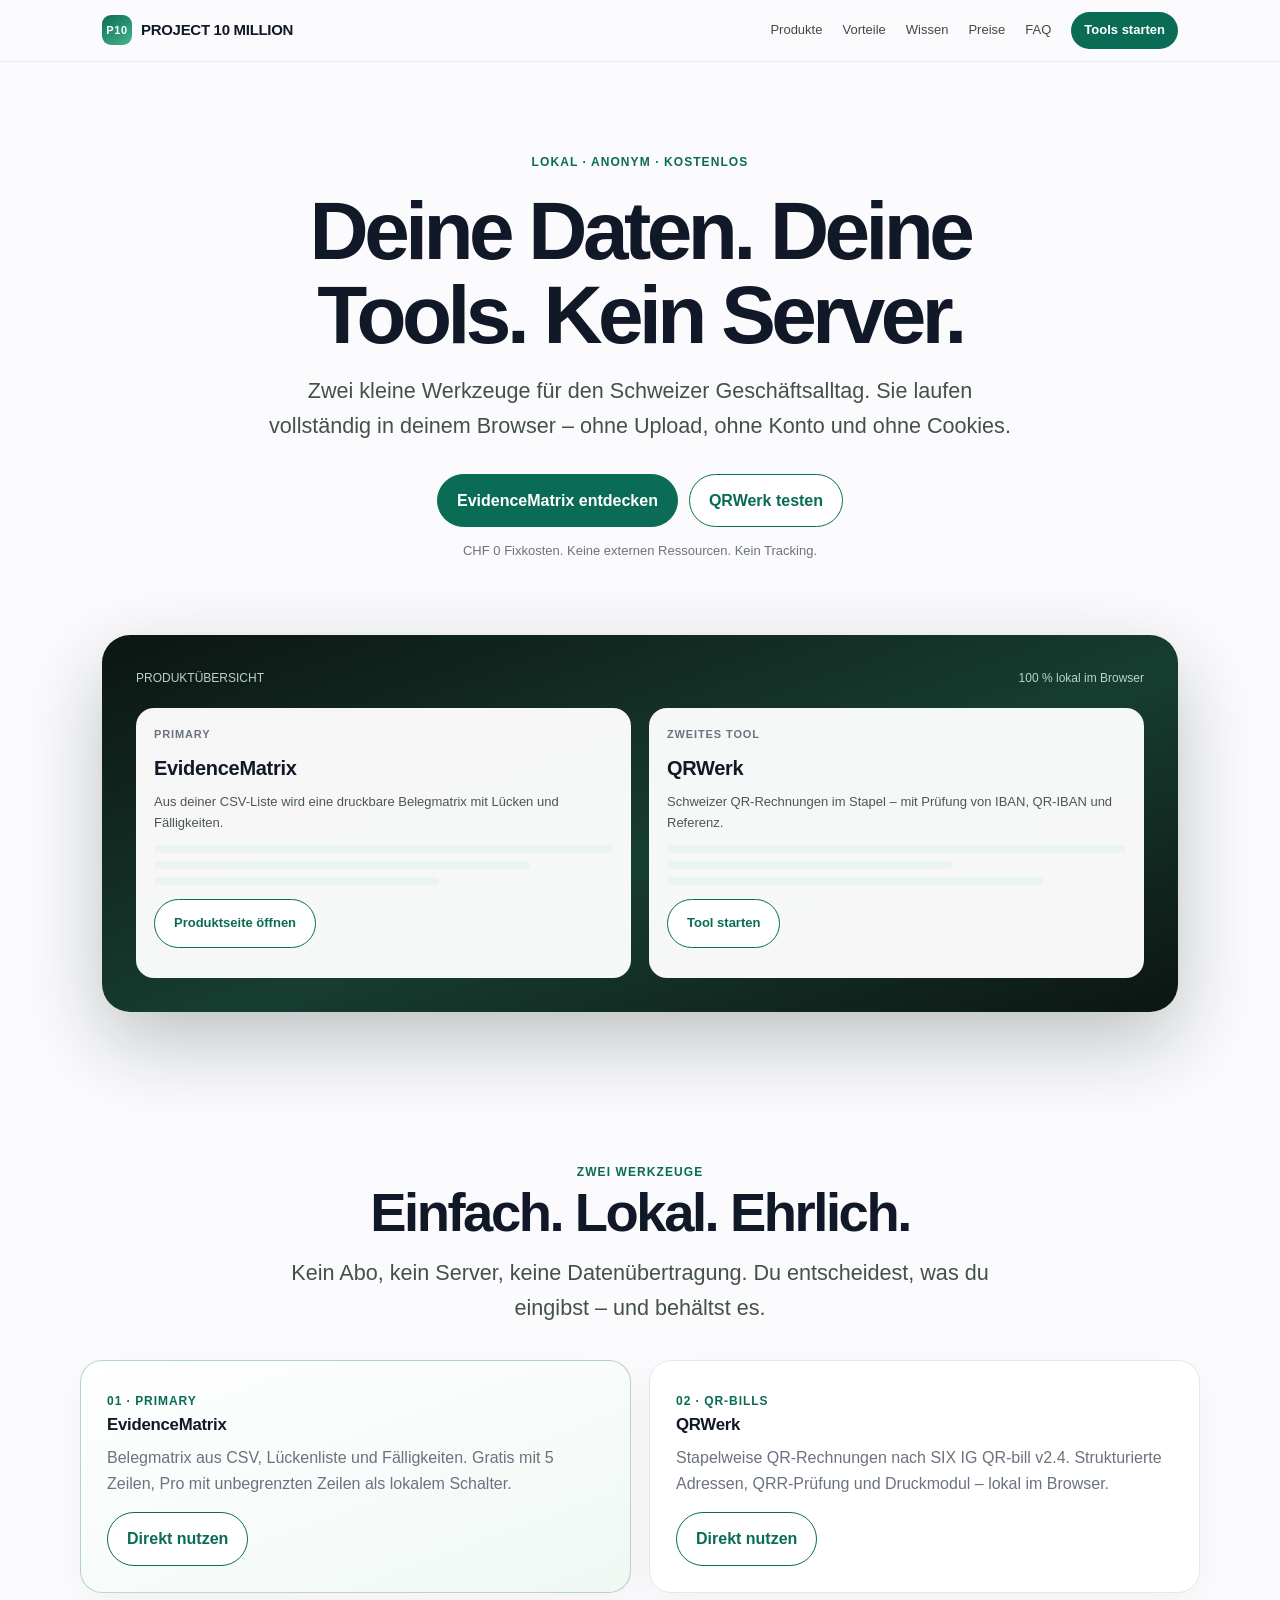
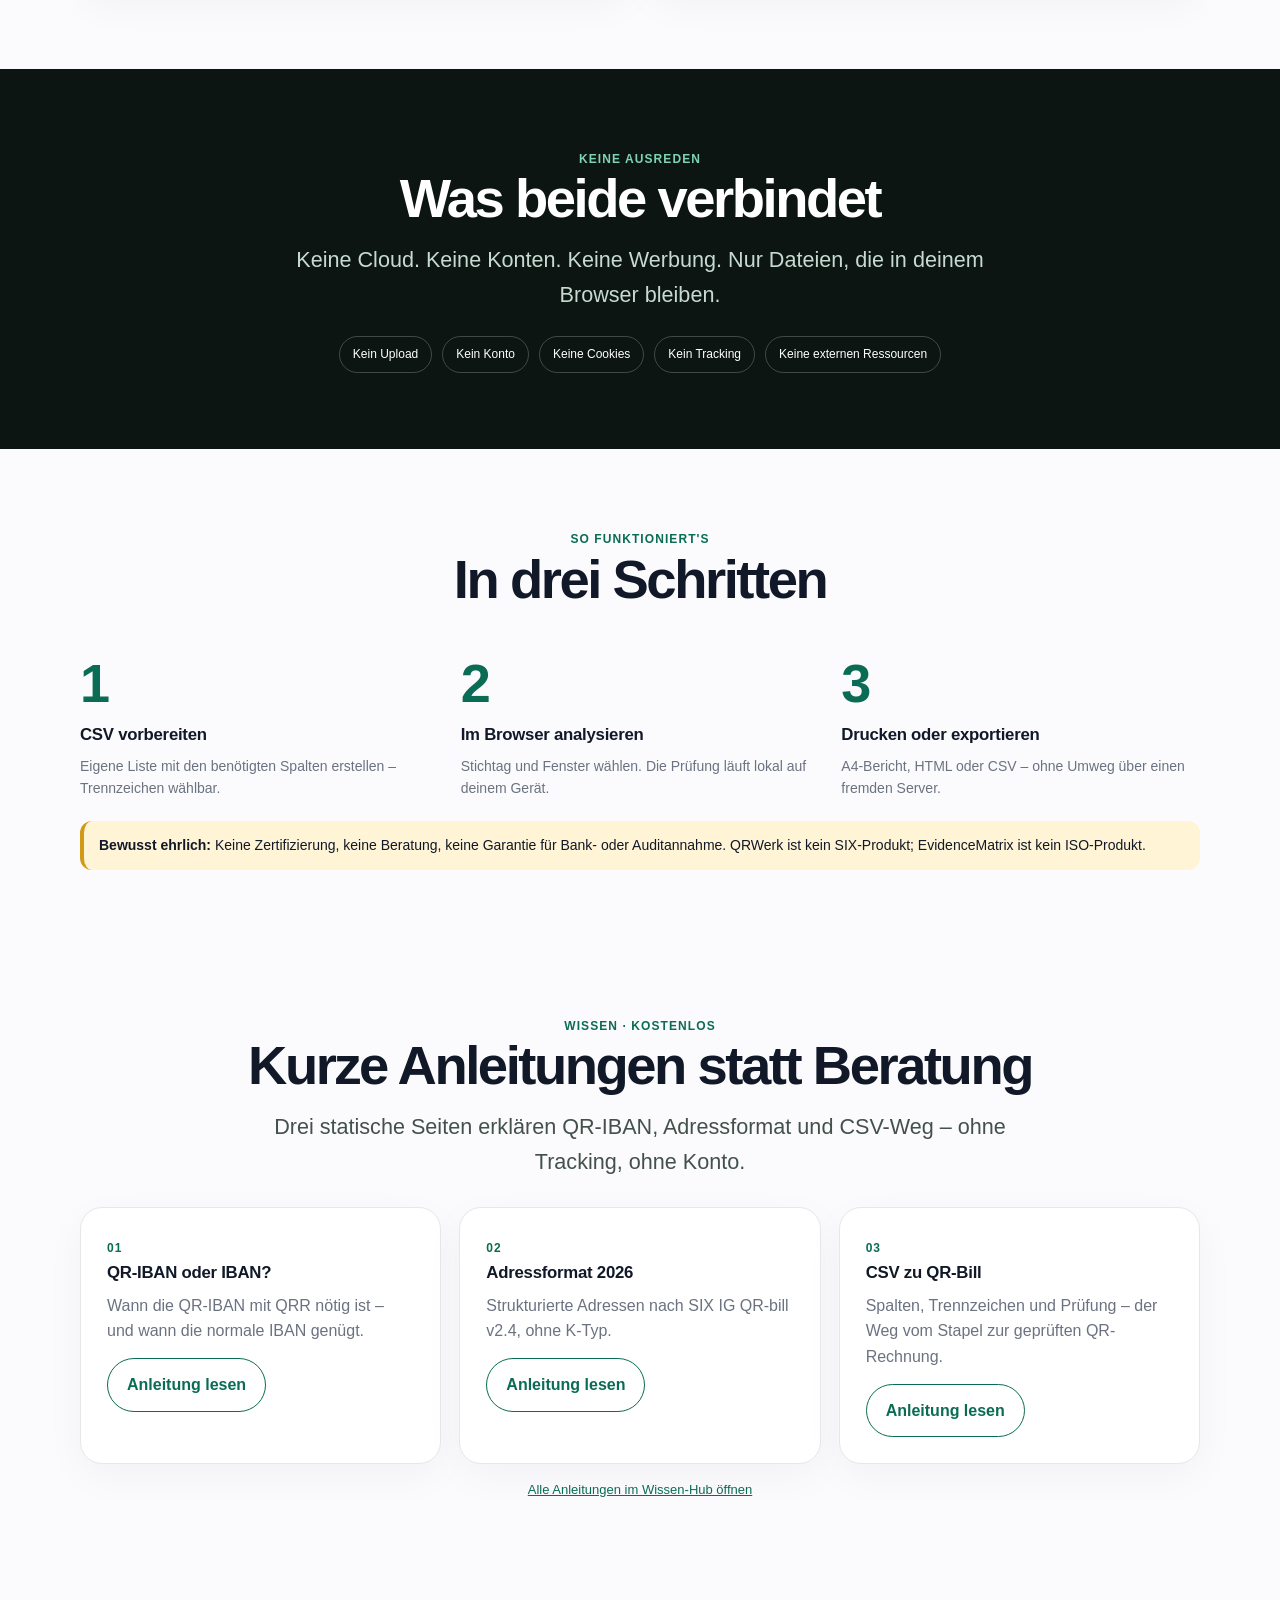
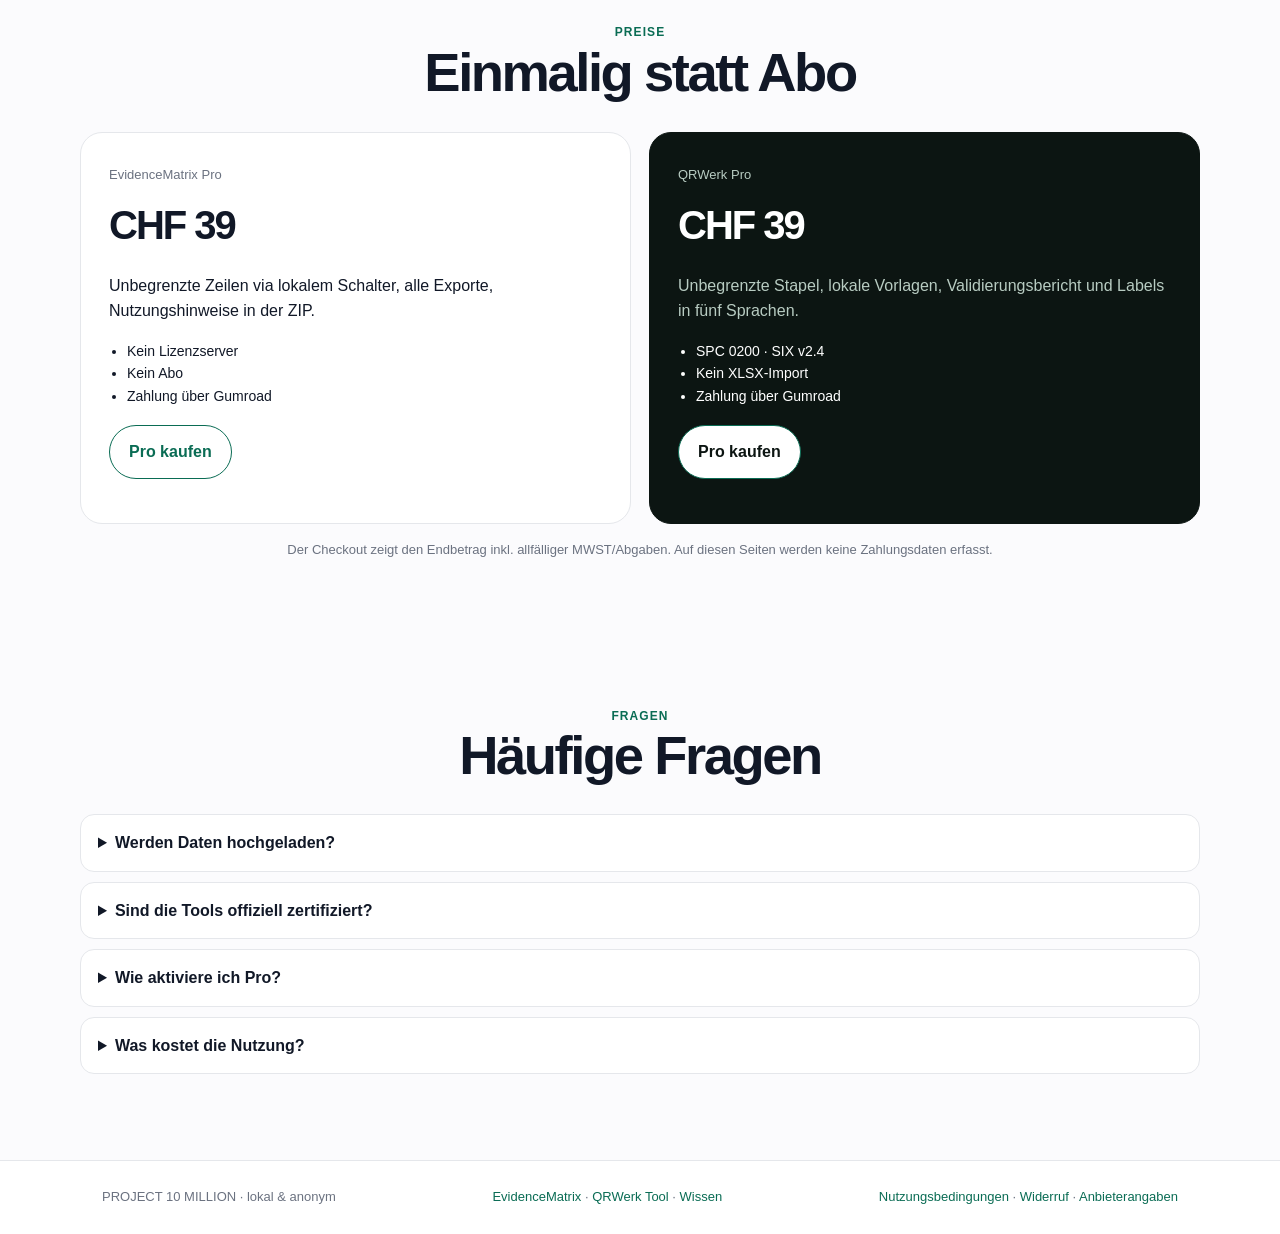
<file: index.html>
<!doctype html>
<html lang="de-CH">
<head>
  <meta charset="utf-8">
  <meta name="viewport" content="width=device-width, initial-scale=1">
  <title>QRWerk &amp; EvidenceMatrix – lokale Schweizer Tools für QR-Rechnungen und Belege</title>
  <meta name="description" content="Schweizer QR-Rechnungen aus CSV lokal erzeugen und prüfen (QRWerk) sowie Belegmatrizen aus CSV erstellen (EvidenceMatrix). Kein Upload, kein Konto, keine Cookies.">
  <meta name="robots" content="index,follow">
  <link rel="canonical" href="https://phil-antrope.github.io/qrwerk/">
  <meta property="og:title" content="QRWerk &amp; EvidenceMatrix – lokale Schweizer Tools, keine Server">
  <meta property="og:description" content="EvidenceMatrix und QRWerk: zwei Werkzeuge, die vollständig im Browser laufen.">
  <meta property="og:type" content="website">
  <meta property="og:url" content="https://phil-antrope.github.io/qrwerk/">
  <meta name="twitter:card" content="summary">
  <script type="application/ld+json">
  {
    "@context": "https://schema.org",
    "@type": "SoftwareApplication",
    "name": "QRWerk",
    "applicationCategory": "BusinessApplication",
    "operatingSystem": "Webbrowser",
    "url": "https://phil-antrope.github.io/qrwerk/",
    "description": "Erzeugt aus CSV geprüfte Schweizer QR-Bills mit SPC-0200-Payload nach SIX IG QR-bill v2.4. Läuft vollständig lokal im Browser.",
    "inLanguage": "de-CH",
    "offers": {
      "@type": "Offer",
      "price": "39",
      "priceCurrency": "CHF",
      "url": "https://1502003004208.gumroad.com/l/focvs",
      "description": "QRWerk Pro: unbegrenzte Stapel, lokale Vorlagen, Berichtsexport und DE/FR/IT/EN/RM-Labels."
    }
  }
  </script>
  <script type="application/ld+json">
  {
    "@context": "https://schema.org",
    "@type": "SoftwareApplication",
    "name": "EvidenceMatrix",
    "applicationCategory": "BusinessApplication",
    "operatingSystem": "Webbrowser",
    "url": "https://phil-antrope.github.io/qrwerk/evidencematrix/",
    "description": "Lokaler Assembler für Belegmatrizen aus CSV: Lücken und fällige Reviews erkennen, ohne Upload und ohne Konto.",
    "inLanguage": "de-CH",
    "offers": {
      "@type": "Offer",
      "price": "39",
      "priceCurrency": "CHF",
      "url": "https://1502003004208.gumroad.com/l/evidencematrix",
      "description": "EvidenceMatrix Pro: unbegrenzte Zeilen, lokaler Schalter ohne Lizenzserver."
    }
  }
  </script>
  <style>
    :root{color-scheme:light;--ink:#111827;--muted:#6b7280;--line:#e5e7eb;--bg:#fbfbfd;--card:#fff;--accent:#0a6c54;--accent-dark:#064c3b;--soft:#eaf4f0;--dark:#0c1512;--warn:#fff4d6;--warn-line:#d19a16}
    *{box-sizing:border-box}
    html{scroll-behavior:smooth}
    body{margin:0;font:16px/1.6 -apple-system,BlinkMacSystemFont,"Segoe UI",Roboto,Arial,sans-serif;color:var(--ink);background:var(--bg);-webkit-font-smoothing:antialiased}
    a{color:inherit}
    .skip{position:absolute;left:-999px;top:0;background:#fff;padding:10px 14px;z-index:30}
    .skip:focus{left:12px;top:12px}
    .site{position:sticky;top:0;z-index:20;background:rgba(251,251,253,.82);border-bottom:1px solid rgba(0,0,0,.06);backdrop-filter:saturate(180%) blur(18px)}
    .nav{max-width:1120px;margin:auto;padding:12px 22px;display:flex;align-items:center;justify-content:space-between;gap:20px}
    .brand{display:flex;align-items:center;gap:9px;text-decoration:none;font-weight:800;letter-spacing:-.02em;font-size:15px}
    .mark{width:30px;height:30px;border-radius:9px;display:grid;place-items:center;background:linear-gradient(145deg,#0a6c54,#47b58e);color:#fff;font-size:11px;letter-spacing:.06em}
    .navlinks{display:flex;gap:20px;align-items:center;font-size:13px;flex-wrap:wrap}
    .navlinks a{text-decoration:none;color:#3f4a45}
    .navlinks a:hover{color:var(--accent)}
    .navlinks .cta{background:var(--accent);color:#fff;padding:8px 13px;border-radius:999px;font-weight:700}
    .navlinks .cta:hover{background:var(--accent-dark);color:#fff}
    .hero{max-width:1120px;margin:auto;padding:86px 22px 60px;text-align:center}
    .eyebrow{display:inline-block;font-size:12px;font-weight:800;letter-spacing:.09em;text-transform:uppercase;color:var(--accent)}
    h1{font-size:clamp(2.7rem,6.4vw,5.2rem);line-height:1.02;letter-spacing:-.055em;margin:16px auto 18px;max-width:15ch}
    h2{font-size:clamp(2rem,4.4vw,3.4rem);line-height:1.08;letter-spacing:-.045em;margin:0 0 14px}
    h3{font-size:1.05rem;letter-spacing:-.015em;margin:0 0 6px}
    .lead{font-size:clamp(1.05rem,2vw,1.35rem);color:#44514b;max-width:62ch;margin:0 auto}
    .actions{display:flex;justify-content:center;flex-wrap:wrap;gap:11px;margin:30px 0 14px}
    .btn{display:inline-flex;align-items:center;gap:8px;padding:13px 19px;border-radius:999px;text-decoration:none;font-weight:750;border:1px solid var(--accent);background:var(--accent);color:#fff}
    .btn:hover{background:var(--accent-dark);color:#fff}
    .btn.ghost{background:#fff;color:var(--accent)}
    .btn.ghost:hover{background:var(--soft);color:var(--accent-dark)}
    .small{color:var(--muted);font-size:13px}
    .stage{max-width:1120px;margin:0 auto;padding:0 22px 70px}
    .stage-inner{background:linear-gradient(160deg,#0c1512,#173d31 55%,#0c1512);border-radius:28px;padding:34px;color:#fff;box-shadow:0 30px 80px rgba(9,25,20,.25)}
    .stage-top{display:flex;justify-content:space-between;gap:12px;color:#b9d4c9;font-size:12px;margin-bottom:20px}
    .stage-grid{display:grid;grid-template-columns:repeat(2,1fr);gap:18px}
    .mock{background:rgba(255,255,255,.96);border-radius:18px;padding:18px;color:var(--ink);min-height:210px}
    .mock .label{color:var(--muted);font-size:11px;text-transform:uppercase;letter-spacing:.08em;font-weight:800}
    .mock h3{font-size:20px;margin:8px 0}
    .mock p{color:#4b5852;font-size:13px;margin:0 0 12px}
    .mock .bar{height:8px;border-radius:999px;background:var(--soft);margin:8px 0}
    .mock .bar.short{width:62%}
    .mock .bar.mid{width:82%}
    .wrap{max-width:1120px;margin:auto;padding:0 22px}
    .section{padding:76px 0}
    .section.tight{padding:52px 0}
    .center{text-align:center}
    .grid{display:grid;gap:18px}
    .grid.two{grid-template-columns:repeat(2,1fr)}
    .grid.three{grid-template-columns:repeat(3,1fr)}
    .card{background:var(--card);border:1px solid var(--line);border-radius:22px;padding:26px;box-shadow:0 12px 40px rgba(17,24,39,.04)}
    .card.primary{border-color:rgba(10,108,84,.28);background:linear-gradient(160deg,#fff,#f0f8f4)}
    .card .num{font-size:12px;font-weight:900;color:var(--accent);letter-spacing:.08em}
    .card p{color:var(--muted);margin:0}
    .dark{background:var(--dark);color:#fff}
    .dark h2,.dark h3{color:#fff}
    .dark .small,.dark p{color:#b8ccc2}
    .pillrow{display:flex;flex-wrap:wrap;gap:10px;margin-top:24px;justify-content:center}
    .pillrow span{padding:8px 13px;border:1px solid rgba(255,255,255,.22);border-radius:999px;font-size:12px}
    .steps{display:grid;grid-template-columns:repeat(3,1fr);gap:22px;margin-top:34px}
    .step{position:relative;padding-top:12px}
    .step .n{display:block;font-size:54px;font-weight:900;letter-spacing:-.06em;color:var(--accent);line-height:1}
    .step h3{margin:12px 0 6px}
    .step p{color:var(--muted);margin:0;font-size:14px}
    code{background:#eef3f0;padding:2px 5px;border-radius:5px;font-size:.92em}
    .price{display:grid;grid-template-columns:repeat(2,1fr);gap:18px;margin-top:30px}
    .price .plan{background:#fff;border:1px solid var(--line);border-radius:22px;padding:28px}
    .price .plan.hi{background:var(--dark);color:#fff;border-color:var(--dark)}
    .price .plan.hi p,.price .plan.hi .small{color:#b8ccc2}
    .amount{font-size:40px;font-weight:900;letter-spacing:-.05em;margin:6px 0}
    .plan ul{padding-left:18px;margin:12px 0 0;font-size:14px}
    .notice{background:var(--warn);border-left:4px solid var(--warn-line);border-radius:12px;padding:13px 15px;font-size:14px;margin-top:22px}
    details{background:#fff;border:1px solid var(--line);border-radius:14px;padding:15px 17px;margin-bottom:10px}
    summary{cursor:pointer;font-weight:750}
    details p{color:var(--muted);margin:10px 0 0}
    footer{border-top:1px solid var(--line);background:#fff}
    .footer-inner{max-width:1120px;margin:auto;padding:26px 22px;display:flex;flex-wrap:wrap;gap:12px 26px;justify-content:space-between;color:var(--muted);font-size:13px}
    footer a{color:var(--accent);text-decoration:none}
    @media(max-width:820px){
      .hero{padding-top:56px}
      .stage-grid,.grid.two,.grid.three,.steps,.price{grid-template-columns:1fr}
      .navlinks a:not(.cta){display:none}
      .stage-inner{padding:22px;border-radius:20px}
    }
  </style>
</head>
<body>
  <a class="skip" href="#inhalt">Zum Inhalt springen</a>
  <header class="site">
    <nav class="nav" aria-label="Hauptnavigation">
      <a class="brand" href="index.html"><span class="mark">P10</span> PROJECT 10 MILLION</a>
      <div class="navlinks">
        <a href="#produkte">Produkte</a>
        <a href="#vorteile">Vorteile</a>
        <a href="#wissen">Wissen</a>
        <a href="#preise">Preise</a>
        <a href="#faq">FAQ</a>
        <a class="cta" href="evidencematrix/em-tool.html">Tools starten</a>
      </div>
    </nav>
  </header>

  <main id="inhalt">
    <section class="hero">
      <span class="eyebrow">Lokal · Anonym · Kostenlos</span>
      <h1>Deine Daten. Deine Tools. Kein Server.</h1>
      <p class="lead">Zwei kleine Werkzeuge für den Schweizer Geschäftsalltag. Sie laufen vollständig in deinem Browser – ohne Upload, ohne Konto und ohne Cookies.</p>
      <div class="actions">
        <a class="btn" href="evidencematrix/">EvidenceMatrix entdecken</a>
        <a class="btn ghost" href="tool.html">QRWerk testen</a>
      </div>
      <p class="small">CHF 0 Fixkosten. Keine externen Ressourcen. Kein Tracking.</p>
    </section>

    <section class="stage">
      <div class="stage-inner">
        <div class="stage-top"><span>PRODUKTÜBERSICHT</span><span>100 % lokal im Browser</span></div>
        <div class="stage-grid">
          <div class="mock">
            <div class="label">Primary</div>
            <h3>EvidenceMatrix</h3>
            <p>Aus deiner CSV-Liste wird eine druckbare Belegmatrix mit Lücken und Fälligkeiten.</p>
            <div class="bar"></div><div class="bar mid"></div><div class="bar short"></div>
            <p style="margin-top:14px"><a class="btn ghost" href="evidencematrix/">Produktseite öffnen</a></p>
          </div>
          <div class="mock">
            <div class="label">Zweites Tool</div>
            <h3>QRWerk</h3>
            <p>Schweizer QR-Rechnungen im Stapel – mit Prüfung von IBAN, QR-IBAN und Referenz.</p>
            <div class="bar"></div><div class="bar short"></div><div class="bar mid"></div>
            <p style="margin-top:14px"><a class="btn ghost" href="tool.html">Tool starten</a></p>
          </div>
        </div>
      </div>
    </section>

    <section class="wrap section" id="produkte">
      <div class="center">
        <span class="eyebrow">Zwei Werkzeuge</span>
        <h2>Einfach. Lokal. Ehrlich.</h2>
        <p class="lead">Kein Abo, kein Server, keine Datenübertragung. Du entscheidest, was du eingibst – und behältst es.</p>
      </div>
      <div class="grid two" style="margin-top:34px">
        <article class="card primary">
          <span class="num">01 · PRIMARY</span>
          <h3>EvidenceMatrix</h3>
          <p>Belegmatrix aus CSV, Lückenliste und Fälligkeiten. Gratis mit 5 Zeilen, Pro mit unbegrenzten Zeilen als lokalem Schalter.</p>
          <p style="margin-top:16px"><a class="btn ghost" href="evidencematrix/em-tool.html">Direkt nutzen</a></p>
        </article>
        <article class="card">
          <span class="num">02 · QR-BILLS</span>
          <h3>QRWerk</h3>
          <p>Stapelweise QR-Rechnungen nach SIX IG QR-bill v2.4. Strukturierte Adressen, QRR-Prüfung und Druckmodul – lokal im Browser.</p>
          <p style="margin-top:16px"><a class="btn ghost" href="tool.html">Direkt nutzen</a></p>
        </article>
      </div>
    </section>

    <section class="section dark">
      <div class="wrap center">
        <span class="eyebrow" style="color:#7fd4b3">Keine Ausreden</span>
        <h2>Was beide verbindet</h2>
        <p class="lead" style="color:#c6dad1">Keine Cloud. Keine Konten. Keine Werbung. Nur Dateien, die in deinem Browser bleiben.</p>
        <div class="pillrow">
          <span>Kein Upload</span><span>Kein Konto</span><span>Keine Cookies</span><span>Kein Tracking</span><span>Keine externen Ressourcen</span>
        </div>
      </div>
    </section>

    <section class="wrap section">
      <div class="center">
        <span class="eyebrow">So funktioniert's</span>
        <h2>In drei Schritten</h2>
      </div>
      <div class="steps">
        <div class="step"><span class="n">1</span><h3>CSV vorbereiten</h3><p>Eigene Liste mit den benötigten Spalten erstellen – Trennzeichen wählbar.</p></div>
        <div class="step"><span class="n">2</span><h3>Im Browser analysieren</h3><p>Stichtag und Fenster wählen. Die Prüfung läuft lokal auf deinem Gerät.</p></div>
        <div class="step"><span class="n">3</span><h3>Drucken oder exportieren</h3><p>A4-Bericht, HTML oder CSV – ohne Umweg über einen fremden Server.</p></div>
      </div>
      <p class="notice"><strong>Bewusst ehrlich:</strong> Keine Zertifizierung, keine Beratung, keine Garantie für Bank- oder Auditannahme. QRWerk ist kein SIX-Produkt; EvidenceMatrix ist kein ISO-Produkt.</p>
    </section>

    <section class="wrap section tight" id="wissen">
      <div class="center">
        <span class="eyebrow">Wissen · kostenlos</span>
        <h2>Kurze Anleitungen statt Beratung</h2>
        <p class="lead">Drei statische Seiten erklären QR-IBAN, Adressformat und CSV-Weg – ohne Tracking, ohne Konto.</p>
      </div>
      <div class="grid three" style="margin-top:28px">
        <article class="card"><span class="num">01</span><h3>QR-IBAN oder IBAN?</h3><p>Wann die QR-IBAN mit QRR nötig ist – und wann die normale IBAN genügt.</p><p style="margin-top:14px"><a class="btn ghost" href="wissen/qr-iban-oder-iban.html">Anleitung lesen</a></p></article>
        <article class="card"><span class="num">02</span><h3>Adressformat 2026</h3><p>Strukturierte Adressen nach SIX IG QR-bill v2.4, ohne K-Typ.</p><p style="margin-top:14px"><a class="btn ghost" href="wissen/qr-bill-adressformat-2026.html">Anleitung lesen</a></p></article>
        <article class="card"><span class="num">03</span><h3>CSV zu QR-Bill</h3><p>Spalten, Trennzeichen und Prüfung – der Weg vom Stapel zur geprüften QR-Rechnung.</p><p style="margin-top:14px"><a class="btn ghost" href="wissen/csv-zu-qr-bill.html">Anleitung lesen</a></p></article>
      </div>
      <p class="small center" style="margin-top:16px"><a href="wissen/" style="color:var(--accent)">Alle Anleitungen im Wissen-Hub öffnen</a></p>
    </section>

    <section class="wrap section tight" id="preise">
      <div class="center"><span class="eyebrow">Preise</span><h2>Einmalig statt Abo</h2></div>
      <div class="price">
        <div class="plan">
          <span class="small">EvidenceMatrix Pro</span>
          <div class="amount">CHF 39</div>
          <p>Unbegrenzte Zeilen via lokalem Schalter, alle Exporte, Nutzungshinweise in der ZIP.</p>
          <ul><li>Kein Lizenzserver</li><li>Kein Abo</li><li>Zahlung über Gumroad</li></ul>
          <p style="margin-top:18px"><a class="btn ghost" href="https://1502003004208.gumroad.com/l/evidencematrix">Pro kaufen</a></p>
        </div>
        <div class="plan hi">
          <span class="small">QRWerk Pro</span>
          <div class="amount">CHF 39</div>
          <p>Unbegrenzte Stapel, lokale Vorlagen, Validierungsbericht und Labels in fünf Sprachen.</p>
          <ul><li>SPC 0200 · SIX v2.4</li><li>Kein XLSX-Import</li><li>Zahlung über Gumroad</li></ul>
          <p style="margin-top:18px"><a class="btn ghost" href="https://1502003004208.gumroad.com/l/focvs" style="background:#fff;color:var(--dark)">Pro kaufen</a></p>
        </div>
      </div>
      <p class="small center" style="margin-top:16px">Der Checkout zeigt den Endbetrag inkl. allfälliger MWST/Abgaben. Auf diesen Seiten werden keine Zahlungsdaten erfasst.</p>
    </section>

    <section class="wrap section" id="faq">
      <div class="center"><span class="eyebrow">Fragen</span><h2>Häufige Fragen</h2></div>
      <div style="margin-top:28px">
        <details><summary>Werden Daten hochgeladen?</summary><p>Nein. Parsing, Prüfung, QR-Erzeugung und Druck laufen im Browser. Es gibt keine externen Skripte und keine Analyse.</p></details>
        <details><summary>Sind die Tools offiziell zertifiziert?</summary><p>Nein. QRWerk ist kein Produkt der SIX Group; EvidenceMatrix ist kein ISO-27001-Produkt. Beide Tools sind unabhängige, lokale Werkzeuge ohne Konformitätszusage.</p></details>
        <details><summary>Wie aktiviere ich Pro?</summary><p>Über einen lokalen Schalter in der gelieferten ZIP-Datei: <code>?pro=1</code>. Kein Konto, kein Lizenzserver, keine Datenübertragung.</p></details>
        <details><summary>Was kostet die Nutzung?</summary><p>Die Gratisversionen sind kostenlos. Die Pro-Dateien kosten jeweils CHF 39 einmalig über Gumroad – ohne Abo.</p></details>
      </div>
    </section>
  </main>

  <footer>
    <div class="footer-inner">
      <span>PROJECT 10 MILLION · lokal &amp; anonym</span>
      <span><a href="evidencematrix/">EvidenceMatrix</a> · <a href="tool.html">QRWerk Tool</a> · <a href="wissen/">Wissen</a></span>
      <span><a href="rechtliches/nutzungsbedingungen.html">Nutzungsbedingungen</a> · <a href="rechtliches/widerruf.html">Widerruf</a> · <a href="https://1502003004208.gumroad.com/anbieterangaben">Anbieterangaben</a></span>
    </div>
  </footer>
</body>
</html>
</file>
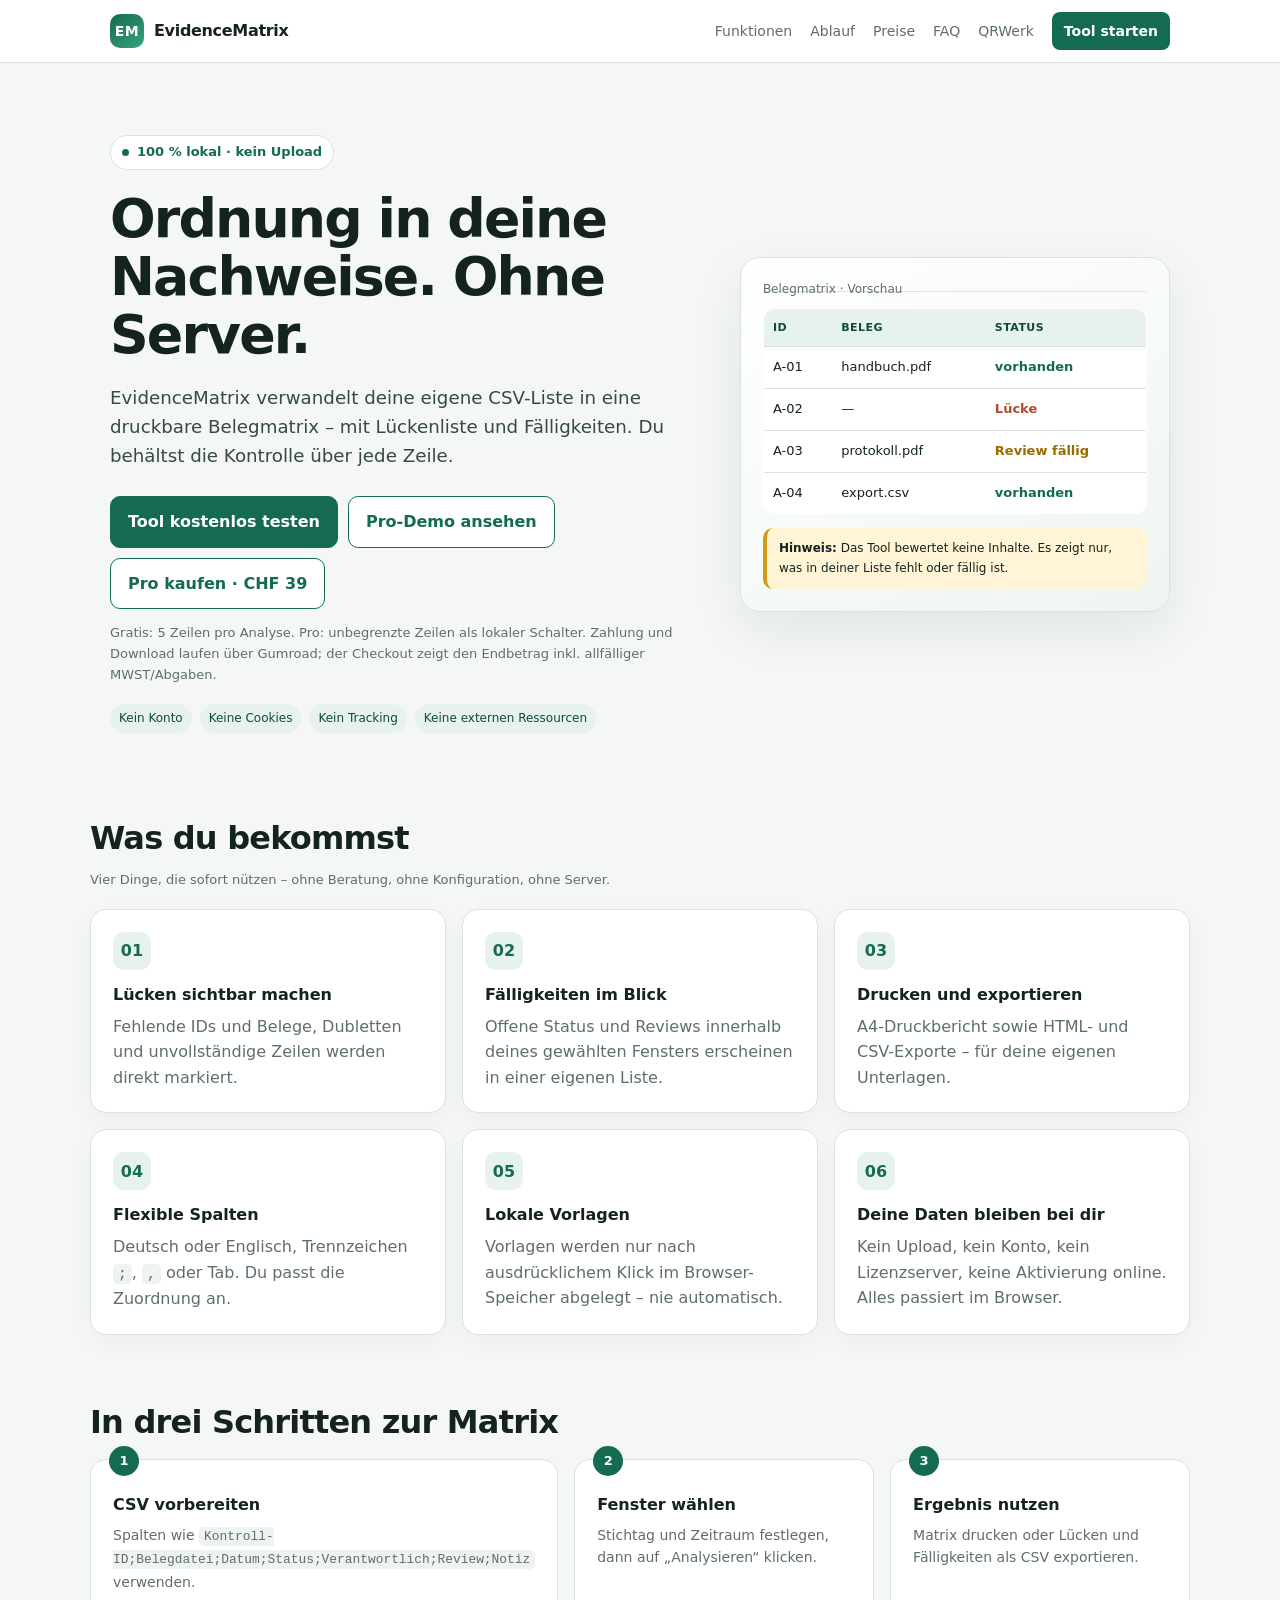
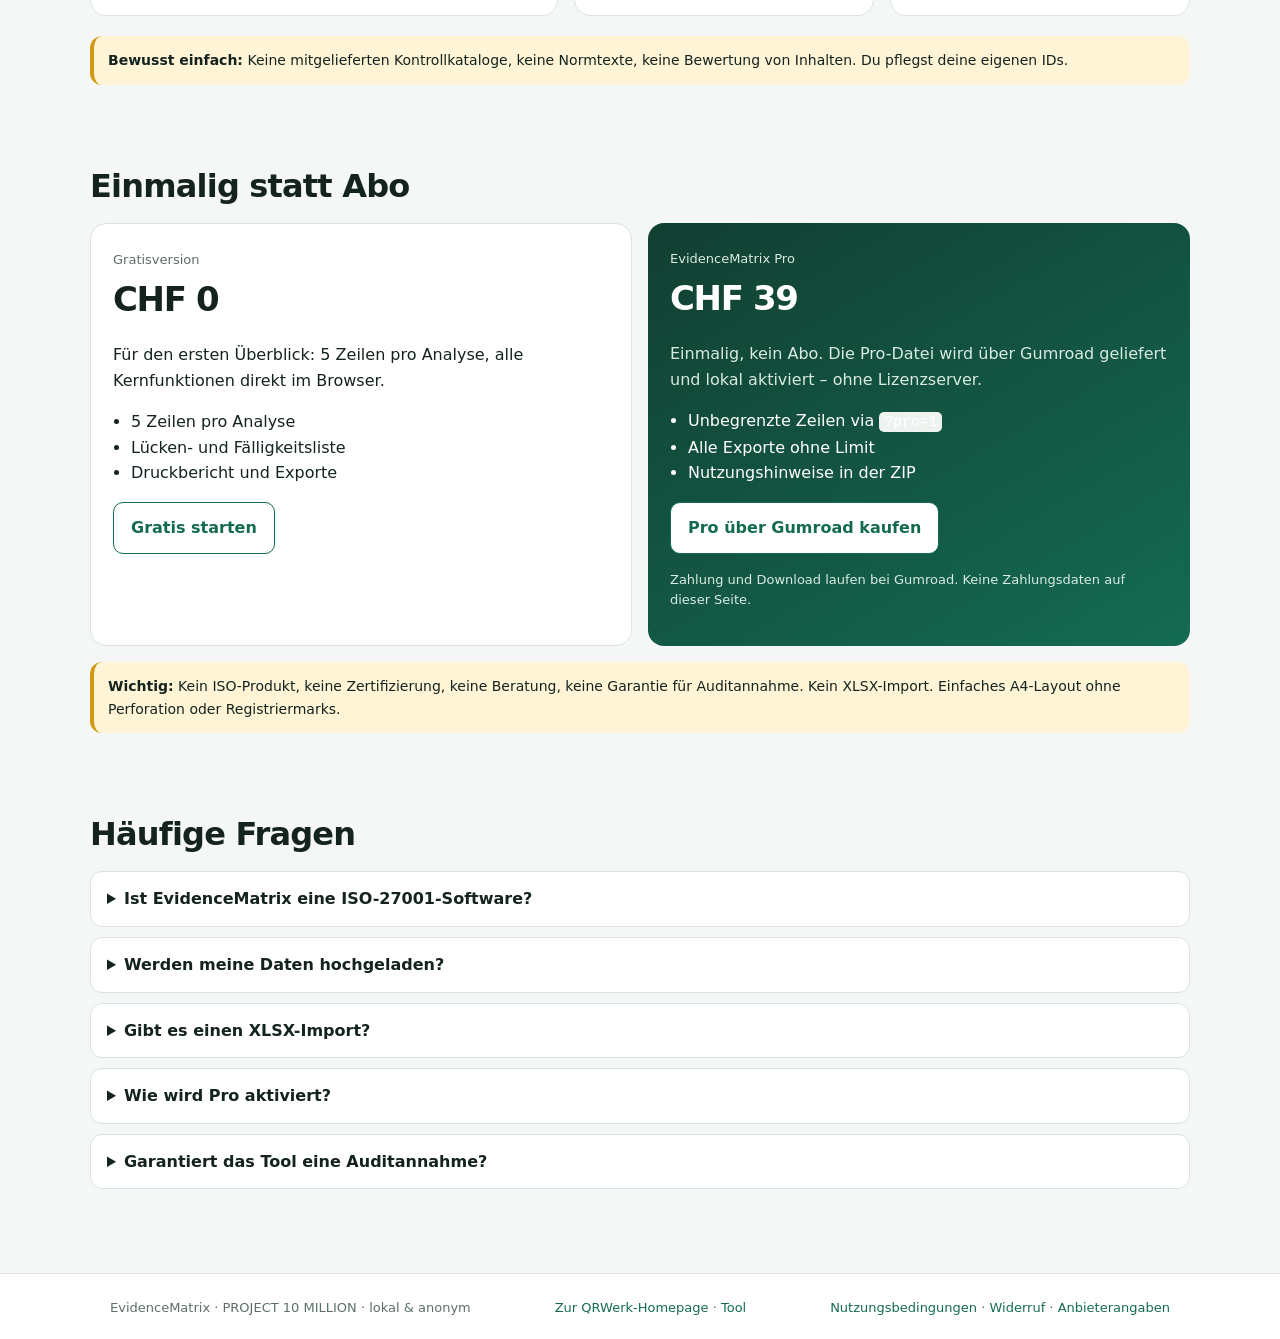
<file: evidencematrix/index.html>
<!doctype html>
<html lang="de-CH">
<head>
  <meta charset="utf-8">
  <meta name="viewport" content="width=device-width, initial-scale=1">
  <title>EvidenceMatrix – Belegmatrix lokal aus CSV</title>
  <meta name="description" content="Aus deiner eigenen CSV-Liste eine druckbare Belegmatrix, Lückenliste und Fälligkeitsliste erstellen. 100 % lokal im Browser, ohne Upload, Konto oder Cookies.">
  <meta name="robots" content="index,follow">
  <link rel="canonical" href="https://phil-antrope.github.io/qrwerk/evidencematrix/">
  <meta property="og:title" content="EvidenceMatrix – Belegmatrix lokal aus CSV">
  <meta property="og:description" content="Struktur statt Beratung: deine Belege, deine Matrix, lokal im Browser.">
  <meta property="og:type" content="website">
  <meta property="og:url" content="https://phil-antrope.github.io/qrwerk/evidencematrix/">
  <meta name="twitter:card" content="summary">
  <script type="application/ld+json">
  {
    "@context": "https://schema.org",
    "@type": "SoftwareApplication",
    "name": "EvidenceMatrix",
    "applicationCategory": "BusinessApplication",
    "operatingSystem": "Webbrowser",
    "url": "https://phil-antrope.github.io/qrwerk/evidencematrix/",
    "description": "Lokaler Assembler für Belegmatrizen aus CSV: Lücken und fällige Reviews erkennen, ohne Upload und ohne Konto.",
    "inLanguage": "de-CH",
    "offers": {
      "@type": "Offer",
      "price": "39",
      "priceCurrency": "CHF",
      "url": "https://1502003004208.gumroad.com/l/evidencematrix",
      "description": "EvidenceMatrix Pro: unbegrenzte Zeilen, lokaler Schalter ohne Lizenzserver. Einmalig, kein Abo."
    }
  }
  </script>
  <script type="application/ld+json">
  {
    "@context": "https://schema.org",
    "@type": "FAQPage",
    "mainEntity": [
      {
        "@type": "Question",
        "name": "Was macht EvidenceMatrix?",
        "acceptedAnswer": { "@type": "Answer", "text": "Die Anwendung liest eine selbst gepflegte CSV-Liste mit Kontroll-IDs, Belegdateien, Status und Reviewdaten und erzeugt daraus eine druckbare Matrix, eine Lückenliste und eine Liste fälliger Reviews. Alles bleibt im Browser." }
      },
      {
        "@type": "Question",
        "name": "Ist EvidenceMatrix eine ISO-27001-Software?",
        "acceptedAnswer": { "@type": "Answer", "text": "Nein. Es werden keine Normtexte oder Kontrollkataloge mitgeliefert, keine Konformität zugesagt und keine Beratung angeboten. Das Tool strukturiert ausschliesslich deine eigenen Angaben." }
      },
      {
        "@type": "Question",
        "name": "Werden meine Daten hochgeladen?",
        "acceptedAnswer": { "@type": "Answer", "text": "Nein. Es gibt keinen Server, kein Tracking, keine Cookies und keine externen Ressourcen. Eine Vorlage wird nur auf ausdrücklichen Klick im lokalen Browser-Speicher abgelegt." }
      },
      {
        "@type": "Question",
        "name": "Was kostet EvidenceMatrix?",
        "acceptedAnswer": { "@type": "Answer", "text": "Die Gratisversion ist kostenlos und verarbeitet 5 Zeilen pro Analyse. Die Pro-Datei kostet CHF 39 einmalig über Gumroad, ohne Abo und ohne Lizenzserver." }
      }
    ]
  }
  </script>
  <style>
    :root{color-scheme:light;--ink:#14231e;--muted:#5d6f68;--line:#d9e4df;--bg:#f4f7f5;--card:#fff;--accent:#146b52;--accent-dark:#0d4b3a;--soft:#e7f2ed;--warn:#fff4d6;--warn-line:#d19a16}
    *{box-sizing:border-box}
    html{scroll-behavior:smooth}
    body{margin:0;font:16px/1.6 system-ui,-apple-system,"Segoe UI",Arial,sans-serif;color:var(--ink);background:var(--bg)}
    a{color:inherit}
    .skip{position:absolute;left:-999px;top:0;background:#fff;padding:10px 14px;z-index:20}
    .skip:focus{left:12px;top:12px}
    .site{position:sticky;top:0;z-index:10;background:rgba(255,255,255,.94);border-bottom:1px solid var(--line);backdrop-filter:blur(8px)}
    .nav{max-width:1100px;margin:auto;padding:12px 20px;display:flex;align-items:center;justify-content:space-between;gap:18px}
    .brand{display:flex;align-items:center;gap:10px;font-weight:800;letter-spacing:-.02em;text-decoration:none}
    .logo{width:34px;height:34px;border-radius:10px;display:grid;place-items:center;color:#fff;background:linear-gradient(140deg,var(--accent),#39a37d);font-size:14px;letter-spacing:.04em}
    .navlinks{display:flex;gap:18px;align-items:center;flex-wrap:wrap;font-size:14px}
    .navlinks a{text-decoration:none;color:var(--muted)}
    .navlinks a:hover{color:var(--accent)}
    .navlinks .nav-cta{color:#fff;background:var(--accent);padding:8px 12px;border-radius:8px;font-weight:700}
    .navlinks .nav-cta:hover{color:#fff;background:var(--accent-dark)}
    .hero{max-width:1100px;margin:0 auto;padding:72px 20px 52px;display:grid;grid-template-columns:1.15fr .85fr;gap:48px;align-items:center}
    .eyebrow{display:inline-flex;align-items:center;gap:8px;padding:6px 11px;border:1px solid var(--line);border-radius:999px;background:#fff;color:var(--accent);font-size:13px;font-weight:700}
    .dot{width:7px;height:7px;border-radius:50%;background:var(--accent)}
    h1{font-size:clamp(2.2rem,4.2vw,3.5rem);line-height:1.08;letter-spacing:-.035em;margin:20px 0 16px}
    h2{font-size:clamp(1.5rem,2.6vw,2rem);letter-spacing:-.025em;line-height:1.2;margin:0 0 12px}
    h3{font-size:1rem;margin:0 0 6px}
    .lead{font-size:1.14rem;color:#354a42;max-width:58ch}
    .actions{display:flex;flex-wrap:wrap;gap:10px;margin:26px 0 14px}
    .btn{display:inline-flex;align-items:center;justify-content:center;gap:8px;padding:12px 17px;border-radius:10px;text-decoration:none;font-weight:800;border:1px solid var(--accent);background:var(--accent);color:#fff}
    .btn:hover{background:var(--accent-dark);border-color:var(--accent-dark);color:#fff}
    .btn.secondary{background:#fff;color:var(--accent)}
    .btn.secondary:hover{background:var(--soft);color:var(--accent-dark)}
    .small{color:var(--muted);font-size:13px}
    .trust{display:flex;flex-wrap:wrap;gap:8px;margin-top:18px}
    .pill{font-size:12px;padding:5px 9px;border-radius:999px;background:var(--soft);color:var(--accent-dark)}
    .visual{position:relative;background:linear-gradient(150deg,#fff,#eef5f1);border:1px solid var(--line);border-radius:20px;padding:22px;box-shadow:0 18px 50px rgba(20,35,30,.08)}
    .visual-bar{height:12px;border-bottom:1px solid var(--line);margin-bottom:16px;color:var(--muted);font-size:12px}
    .table{width:100%;border-collapse:collapse;font-size:13px;background:#fff;border-radius:12px;overflow:hidden;border:1px solid var(--line)}
    .table th,.table td{text-align:left;padding:10px 9px;border-bottom:1px solid var(--line)}
    .table th{background:var(--soft);font-size:11px;text-transform:uppercase;letter-spacing:.04em;color:var(--accent-dark)}
    .ok{color:var(--accent);font-weight:800}.missing{color:#b34a2a;font-weight:800}.due{color:#9a6b00;font-weight:800}
    .visual-note{margin-top:14px;padding:11px 12px;border-radius:10px;background:var(--warn);border-left:4px solid var(--warn-line);font-size:12px}
    .wrap{max-width:1100px;margin:0 auto;padding:0 20px}
    .section{padding:34px 0}
    .grid{display:grid;gap:16px}
    .grid.three{grid-template-columns:repeat(3,1fr)}
    .grid.two{grid-template-columns:repeat(2,1fr)}
    .card{background:var(--card);border:1px solid var(--line);border-radius:16px;padding:22px;box-shadow:0 8px 24px rgba(20,35,30,.04)}
    .card p{margin:0;color:var(--muted)}
    .icon{width:38px;height:38px;border-radius:11px;background:var(--soft);display:grid;place-items:center;color:var(--accent);font-weight:900;margin-bottom:12px}
    .steps{counter-reset:step;display:grid;grid-template-columns:repeat(3,1fr);gap:16px}
    .step{counter-increment:step;background:#fff;border:1px solid var(--line);border-radius:16px;padding:22px;position:relative}
    .step:before{content:counter(step);position:absolute;top:-14px;left:18px;width:30px;height:30px;border-radius:50%;background:var(--accent);color:#fff;display:grid;place-items:center;font-weight:800;font-size:13px}
    .step h3{margin-top:10px}
    .step p{font-size:14px;color:var(--muted);margin:0}
    code{background:#eef3f0;padding:2px 5px;border-radius:5px;font-size:.92em}
    .price{display:grid;grid-template-columns:1fr 1fr;gap:16px;align-items:stretch}
    .price .free{background:#fff;border:1px solid var(--line);border-radius:16px;padding:22px}
    .price .pro{background:linear-gradient(150deg,#123f32,#146b52);color:#fff;border-radius:16px;padding:22px}
    .price .pro p,.price .pro .small{color:#d8ebe3}
    .amount{font-size:34px;font-weight:900;letter-spacing:-.04em}
    .price ul{padding-left:18px;margin:10px 0 0}
    .notice{padding:13px 14px;border-radius:12px;background:var(--warn);border-left:4px solid var(--warn-line);font-size:14px}
    details{background:#fff;border:1px solid var(--line);border-radius:12px;padding:14px 16px;margin-bottom:10px}
    summary{cursor:pointer;font-weight:750}
    details p{color:var(--muted);margin:10px 0 0}
    footer{border-top:1px solid var(--line);background:#fff;margin-top:40px}
    .footer-inner{max-width:1100px;margin:auto;padding:24px 20px;display:flex;flex-wrap:wrap;gap:12px 24px;justify-content:space-between;color:var(--muted);font-size:13px}
    footer a{color:var(--accent);text-decoration:none}
    @media(max-width:820px){
      .hero{grid-template-columns:1fr;padding-top:44px;gap:28px}
      .navlinks a:not(.nav-cta){display:none}
      .grid.three,.grid.two,.steps,.price{grid-template-columns:1fr}
      .visual{order:-1}
    }
  </style>
</head>
<body>
  <a class="skip" href="#inhalt">Zum Inhalt springen</a>
  <header class="site">
    <nav class="nav" aria-label="Hauptnavigation">
      <a class="brand" href="index.html"><span class="logo">EM</span> EvidenceMatrix</a>
      <div class="navlinks">
        <a href="#funktionen">Funktionen</a>
        <a href="#ablauf">Ablauf</a>
        <a href="#preise">Preise</a>
        <a href="#faq">FAQ</a>
        <a href="../index.html">QRWerk</a>
        <a class="nav-cta" href="em-tool.html">Tool starten</a>
      </div>
    </nav>
  </header>

  <main id="inhalt">
    <section class="hero">
      <div>
        <span class="eyebrow"><span class="dot"></span> 100 % lokal · kein Upload</span>
        <h1>Ordnung in deine Nachweise. Ohne Server.</h1>
        <p class="lead">EvidenceMatrix verwandelt deine eigene CSV-Liste in eine druckbare Belegmatrix – mit Lückenliste und Fälligkeiten. Du behältst die Kontrolle über jede Zeile.</p>
        <div class="actions">
          <a class="btn" href="em-tool.html">Tool kostenlos testen</a>
          <a class="btn secondary" href="em-tool.html?pro=1">Pro-Demo ansehen</a>
          <a class="btn secondary" href="https://1502003004208.gumroad.com/l/evidencematrix">Pro kaufen · CHF 39</a>
        </div>
        <p class="small">Gratis: 5 Zeilen pro Analyse. Pro: unbegrenzte Zeilen als lokaler Schalter. Zahlung und Download laufen über Gumroad; der Checkout zeigt den Endbetrag inkl. allfälliger MWST/Abgaben.</p>
        <div class="trust" aria-label="Eigenschaften">
          <span class="pill">Kein Konto</span><span class="pill">Keine Cookies</span><span class="pill">Kein Tracking</span><span class="pill">Keine externen Ressourcen</span>
        </div>
      </div>
      <div class="visual" aria-label="Beispiel einer Belegmatrix">
        <div class="visual-bar">Belegmatrix · Vorschau</div>
        <table class="table">
          <thead><tr><th>ID</th><th>Beleg</th><th>Status</th></tr></thead>
          <tbody>
            <tr><td>A-01</td><td>handbuch.pdf</td><td class="ok">vorhanden</td></tr>
            <tr><td>A-02</td><td>—</td><td class="missing">Lücke</td></tr>
            <tr><td>A-03</td><td>protokoll.pdf</td><td class="due">Review fällig</td></tr>
            <tr><td>A-04</td><td>export.csv</td><td class="ok">vorhanden</td></tr>
          </tbody>
        </table>
        <div class="visual-note"><strong>Hinweis:</strong> Das Tool bewertet keine Inhalte. Es zeigt nur, was in deiner Liste fehlt oder fällig ist.</div>
      </div>
    </section>

    <section class="wrap section" id="funktionen">
      <h2>Was du bekommst</h2>
      <p class="small">Vier Dinge, die sofort nützen – ohne Beratung, ohne Konfiguration, ohne Server.</p>
      <div class="grid three" style="margin-top:18px">
        <article class="card"><div class="icon">01</div><h3>Lücken sichtbar machen</h3><p>Fehlende IDs und Belege, Dubletten und unvollständige Zeilen werden direkt markiert.</p></article>
        <article class="card"><div class="icon">02</div><h3>Fälligkeiten im Blick</h3><p>Offene Status und Reviews innerhalb deines gewählten Fensters erscheinen in einer eigenen Liste.</p></article>
        <article class="card"><div class="icon">03</div><h3>Drucken und exportieren</h3><p>A4-Druckbericht sowie HTML- und CSV-Exporte – für deine eigenen Unterlagen.</p></article>
        <article class="card"><div class="icon">04</div><h3>Flexible Spalten</h3><p>Deutsch oder Englisch, Trennzeichen <code>;</code>, <code>,</code> oder Tab. Du passt die Zuordnung an.</p></article>
        <article class="card"><div class="icon">05</div><h3>Lokale Vorlagen</h3><p>Vorlagen werden nur nach ausdrücklichem Klick im Browser-Speicher abgelegt – nie automatisch.</p></article>
        <article class="card"><div class="icon">06</div><h3>Deine Daten bleiben bei dir</h3><p>Kein Upload, kein Konto, kein Lizenzserver, keine Aktivierung online. Alles passiert im Browser.</p></article>
      </div>
    </section>

    <section class="wrap section" id="ablauf">
      <h2>In drei Schritten zur Matrix</h2>
      <div class="steps" style="margin-top:18px">
        <article class="step"><h3>CSV vorbereiten</h3><p>Spalten wie <code>Kontroll-ID;Belegdatei;Datum;Status;Verantwortlich;Review;Notiz</code> verwenden.</p></article>
        <article class="step"><h3>Fenster wählen</h3><p>Stichtag und Zeitraum festlegen, dann auf „Analysieren“ klicken.</p></article>
        <article class="step"><h3>Ergebnis nutzen</h3><p>Matrix drucken oder Lücken und Fälligkeiten als CSV exportieren.</p></article>
      </div>
      <p class="notice" style="margin-top:20px"><strong>Bewusst einfach:</strong> Keine mitgelieferten Kontrollkataloge, keine Normtexte, keine Bewertung von Inhalten. Du pflegst deine eigenen IDs.</p>
    </section>

    <section class="wrap section" id="preise">
      <h2>Einmalig statt Abo</h2>
      <div class="price" style="margin-top:18px">
        <div class="free">
          <span class="small">Gratisversion</span>
          <div class="amount">CHF 0</div>
          <p>Für den ersten Überblick: 5 Zeilen pro Analyse, alle Kernfunktionen direkt im Browser.</p>
          <ul><li>5 Zeilen pro Analyse</li><li>Lücken- und Fälligkeitsliste</li><li>Druckbericht und Exporte</li></ul>
          <p style="margin-top:16px"><a class="btn secondary" href="em-tool.html">Gratis starten</a></p>
        </div>
        <div class="pro">
          <span class="small">EvidenceMatrix Pro</span>
          <div class="amount">CHF 39</div>
          <p>Einmalig, kein Abo. Die Pro-Datei wird über Gumroad geliefert und lokal aktiviert – ohne Lizenzserver.</p>
          <ul><li>Unbegrenzte Zeilen via <code>?pro=1</code></li><li>Alle Exporte ohne Limit</li><li>Nutzungshinweise in der ZIP</li></ul>
          <p style="margin-top:16px"><a class="btn secondary" href="https://1502003004208.gumroad.com/l/evidencematrix" style="background:#fff;color:var(--accent)">Pro über Gumroad kaufen</a></p>
          <p class="small">Zahlung und Download laufen bei Gumroad. Keine Zahlungsdaten auf dieser Seite.</p>
        </div>
      </div>
      <p class="notice" style="margin-top:16px"><strong>Wichtig:</strong> Kein ISO-Produkt, keine Zertifizierung, keine Beratung, keine Garantie für Auditannahme. Kein XLSX-Import. Einfaches A4-Layout ohne Perforation oder Registriermarks.</p>
    </section>

    <section class="wrap section" id="faq">
      <h2>Häufige Fragen</h2>
      <div style="margin-top:18px">
        <details><summary>Ist EvidenceMatrix eine ISO-27001-Software?</summary><p>Nein. Es werden keine Normtexte oder Kontrollkataloge mitgeliefert. Das Tool strukturiert ausschliesslich deine eigenen Angaben und sagt keine Konformität zu.</p></details>
        <details><summary>Werden meine Daten hochgeladen?</summary><p>Nein. Kein Server, kein Tracking, keine Cookies, keine externen Skripte oder Fonts. Eine Vorlage wird nur nach ausdrücklichem Klick lokal gespeichert.</p></details>
        <details><summary>Gibt es einen XLSX-Import?</summary><p>Nein. Die Eingabe erfolgt über CSV mit wählbaren Trennzeichen. Es gibt keine Synchronisierung mit Cloud-Diensten.</p></details>
        <details><summary>Wie wird Pro aktiviert?</summary><p>Über den lokalen Schalter <code>?pro=1</code> in der ausgelieferten ZIP-Datei. Kein Konto, kein Lizenzserver, keine Datenübertragung.</p></details>
        <details><summary>Garantiert das Tool eine Auditannahme?</summary><p>Nein. Es erstellt eine Übersicht deiner eigenen Angaben. Es ersetzt keine Beratung und keine Prüfung durch Dritte.</p></details>
      </div>
    </section>
  </main>

  <footer>
    <div class="footer-inner">
      <span>EvidenceMatrix · PROJECT 10 MILLION · lokal &amp; anonym</span>
      <span><a href="../index.html">Zur QRWerk-Homepage</a> · <a href="em-tool.html">Tool</a></span>
      <span><a href="../rechtliches/nutzungsbedingungen.html">Nutzungsbedingungen</a> · <a href="../rechtliches/widerruf.html">Widerruf</a> · <a href="https://1502003004208.gumroad.com/anbieterangaben">Anbieterangaben</a></span>
    </div>
  </footer>
</body>
</html>
</file>
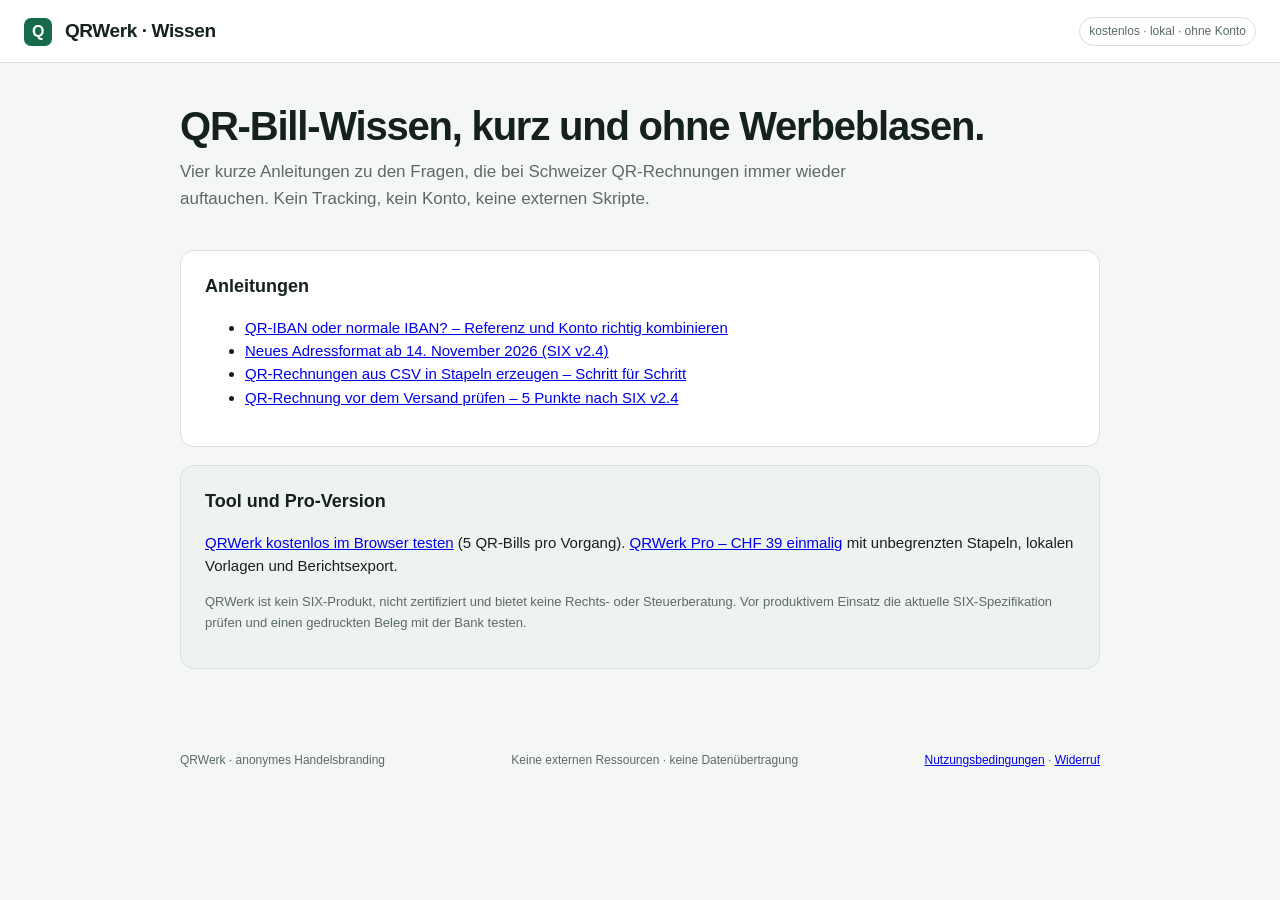
<file: wissen/index.html>
<!doctype html>
<html lang="de-CH">
<head>
  <meta charset="utf-8">
  <meta name="viewport" content="width=device-width, initial-scale=1">
  <title>QRWerk Wissen – QR-Bill, QR-IBAN und CSV in der Schweiz</title>
  <meta name="description" content="Kostenlose, sachliche Anleitungen zu Schweizer QR-Rechnungen: QR-IBAN, Adressformat ab 2026 und CSV-Stapelverarbeitung.">
  <meta name="robots" content="index,follow">
  <link rel="canonical" href="https://phil-antrope.github.io/qrwerk/wissen/">
  <link rel="stylesheet" href="style.css">
  <script type="application/ld+json">
  { "@context":"https://schema.org", "@type":"CollectionPage",
    "name":"QRWerk Wissen", "url":"https://phil-antrope.github.io/qrwerk/wissen/",
    "description":"Kostenlose Anleitungen zu Schweizer QR-Rechnungen." }
  </script>
</head>
<body>
  <header class="topbar"><div class="brand"><span class="mark">Q</span> QRWerk · Wissen</div>
    <div class="badges"><span class="badge">kostenlos · lokal · ohne Konto</span></div></header>
  <main>
    <section class="hero">
      <h1>QR-Bill-Wissen, kurz und ohne Werbeblasen.</h1>
      <p class="lead">Vier kurze Anleitungen zu den Fragen, die bei Schweizer QR-Rechnungen
        immer wieder auftauchen. Kein Tracking, kein Konto, keine externen Skripte.</p>
    </section>
    <section class="card">
      <h2>Anleitungen</h2>
      <ul class="links">
        <li><a href="qr-iban-oder-iban.html">QR-IBAN oder normale IBAN? – Referenz und Konto richtig kombinieren</a></li>
        <li><a href="qr-bill-adressformat-2026.html">Neues Adressformat ab 14. November 2026 (SIX v2.4)</a></li>
        <li><a href="csv-zu-qr-bill.html">QR-Rechnungen aus CSV in Stapeln erzeugen – Schritt für Schritt</a></li>
        <li><a href="qr-rechnung-pruefen-2026.html">QR-Rechnung vor dem Versand prüfen – 5 Punkte nach SIX v2.4</a></li>
      </ul>
    </section>
    <section class="card tonal">
      <h2>Tool und Pro-Version</h2>
      <p><a href="../tool.html">QRWerk kostenlos im Browser testen</a> (5 QR-Bills pro Vorgang).
        <a href="https://1502003004208.gumroad.com/l/focvs">QRWerk Pro – CHF 39 einmalig</a> mit unbegrenzten
        Stapeln, lokalen Vorlagen und Berichtsexport.</p>
      <p class="hint">QRWerk ist kein SIX-Produkt, nicht zertifiziert und bietet keine
        Rechts- oder Steuerberatung. Vor produktivem Einsatz die aktuelle SIX-Spezifikation
        prüfen und einen gedruckten Beleg mit der Bank testen.</p>
    </section>
  </main>
  <footer><span>QRWerk · anonymes Handelsbranding</span><span>Keine externen Ressourcen · keine Datenübertragung</span><span><a href="../rechtliches/nutzungsbedingungen.html">Nutzungsbedingungen</a> · <a href="../rechtliches/widerruf.html">Widerruf</a></span></footer>
</body>
</html>
</file>
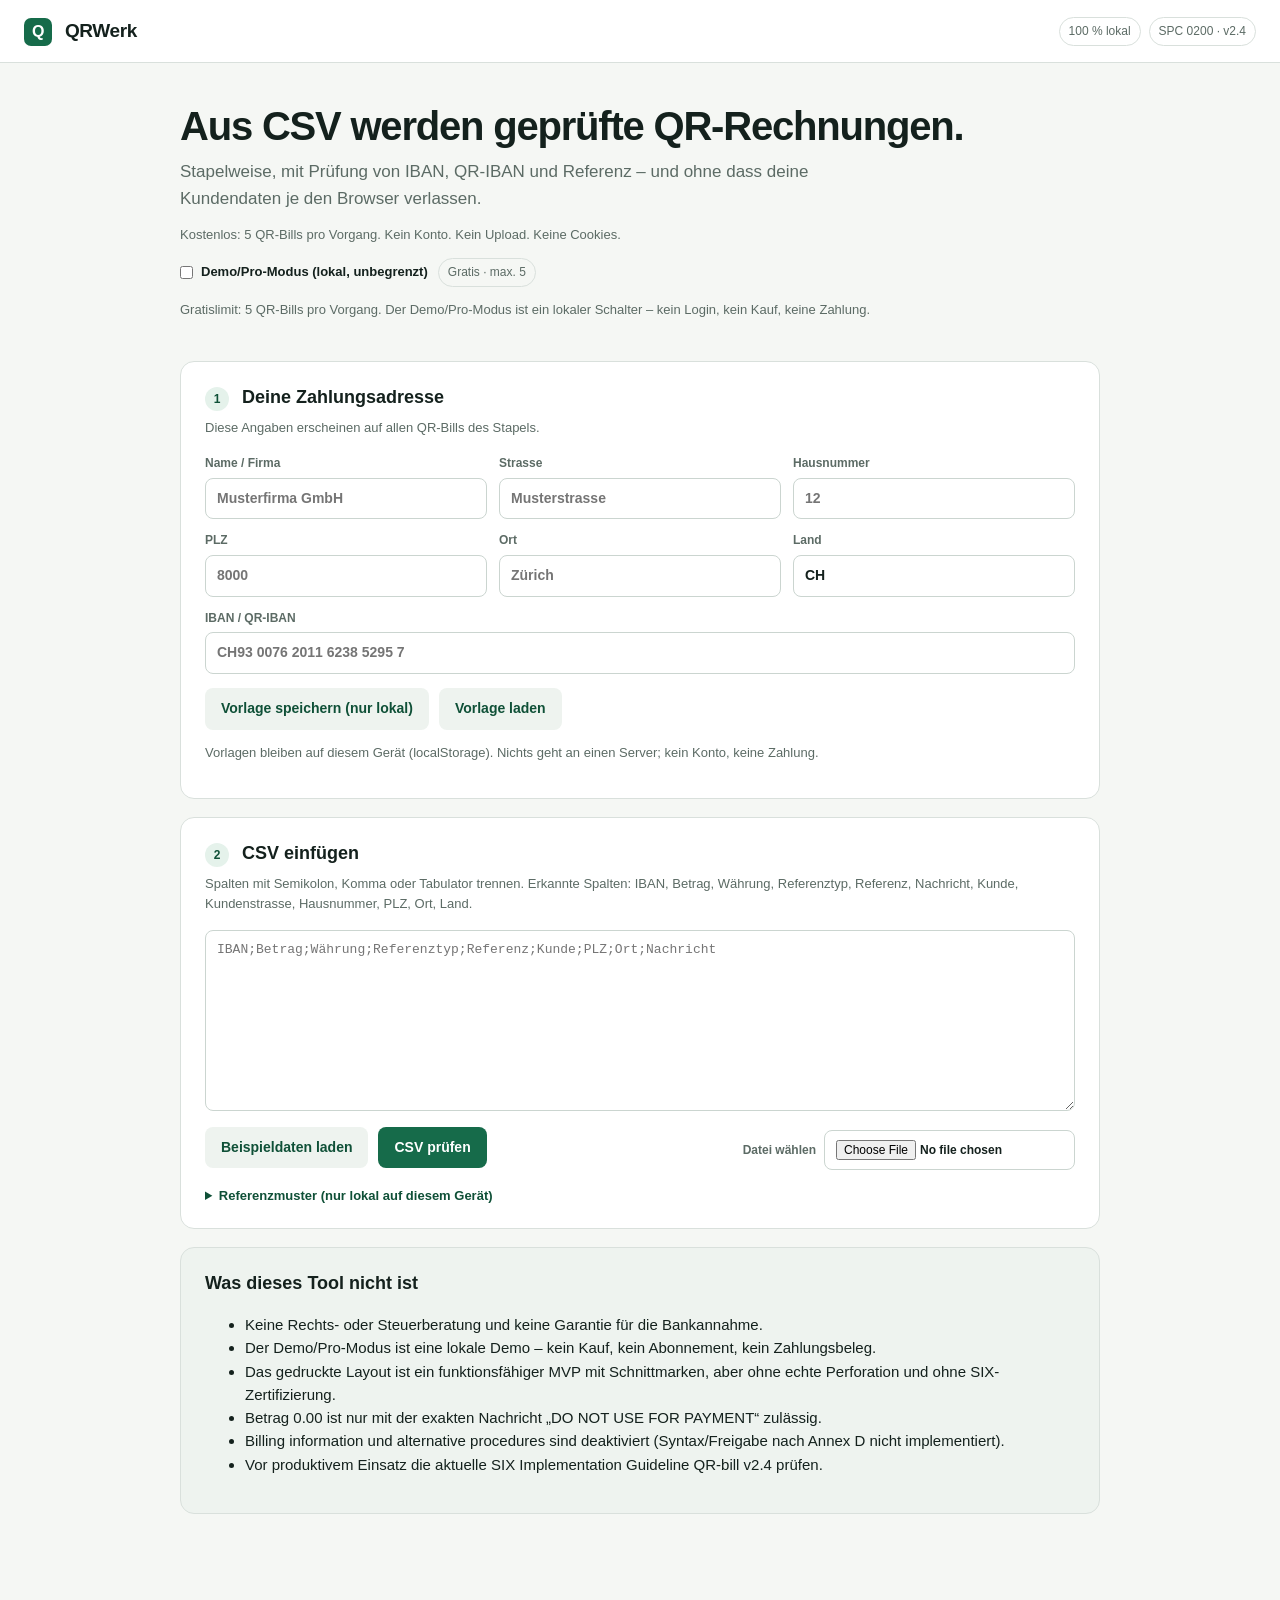
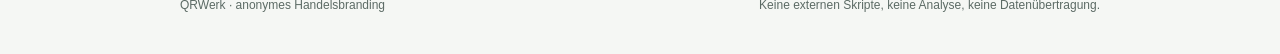
<file: tool.html>
<!doctype html>
<html lang="de-CH">
<head>
  <meta charset="utf-8">
  <meta name="viewport" content="width=device-width, initial-scale=1">
  <title>QRWerk – Schweizer QR-Rechnungen im Stapel</title>
  <meta name="description" content="QR-Rechnungen aus CSV stapelweise erstellen und prüfen. Läuft vollständig lokal im Browser. SPC 0200 nach SIX IG v2.4; Drucklayout vereinfacht.">
  <link rel="stylesheet" href="tool-style.css?v=3">
  <meta name="robots" content="index,follow">
  <link rel="canonical" href="https://phil-antrope.github.io/qrwerk/tool.html">
  <script type="application/ld+json">
  {"@context":"https://schema.org","@type":"SoftwareApplication",
   "name":"QRWerk","applicationCategory":"BusinessApplication","operatingSystem":"Webbrowser",
   "url":"https://phil-antrope.github.io/qrwerk/tool.html","inLanguage":"de-CH",
   "description":"Lokales Browser-Tool: Schweizer QR-Rechnungen aus CSV erzeugen und prüfen, SPC 0200 nach SIX IG QR-bill v2.4.",
   "offers":{"@type":"Offer","price":"0","priceCurrency":"CHF"}}
  </script>
</head>
<body>
  <header class="topbar">
    <div class="brand"><span class="mark">Q</span> QRWerk</div>
    <div class="badges">
      <span class="badge">100 % lokal</span>
      <span class="badge">SPC 0200 · v2.4</span>
    </div>
  </header>

  <main>
    <section class="hero">
      <h1>Aus CSV werden geprüfte QR-Rechnungen.</h1>
      <p class="lead">Stapelweise, mit Prüfung von IBAN, QR-IBAN und Referenz – und ohne dass deine Kundendaten je den Browser verlassen.</p>
      <p class="hint">Kostenlos: 5 QR-Bills pro Vorgang. Kein Konto. Kein Upload. Keine Cookies.</p>
      <div class="mode-switch">
        <label class="check"><input id="pro-mode" type="checkbox"> Demo/Pro-Modus (lokal, unbegrenzt)</label>
        <span id="mode-badge" class="badge">Gratis · max. 5</span>
      </div>
      <p id="mode-note" class="hint">Gratislimit: 5 QR-Bills pro Vorgang. Der Demo/Pro-Modus ist ein lokaler Schalter – kein Login, kein Kauf, keine Zahlung.</p>
    </section>

    <section class="card">
      <h2><span class="step">1</span> Deine Zahlungsadresse</h2>
      <p class="sub">Diese Angaben erscheinen auf allen QR-Bills des Stapels.</p>
      <div class="grid">
        <label>Name / Firma<input id="cr-name" value="" placeholder="Musterfirma GmbH"></label>
        <label>Strasse<input id="cr-street" value="" placeholder="Musterstrasse"></label>
        <label>Hausnummer<input id="cr-building" value="" placeholder="12"></label>
        <label>PLZ<input id="cr-postal" value="" placeholder="8000"></label>
        <label>Ort<input id="cr-town" value="" placeholder="Zürich"></label>
        <label>Land<input id="cr-country" value="CH" maxlength="2"></label>
        <label class="wide">IBAN / QR-IBAN<input id="cr-iban" value="" placeholder="CH93 0076 2011 6238 5295 7"></label>
      </div>
      <div class="actions">
        <button id="tpl-save" class="ghost" type="button">Vorlage speichern (nur lokal)</button>
        <button id="tpl-load" class="ghost" type="button">Vorlage laden</button>
        <span id="tpl-status" class="hint" role="status"></span>
      </div>
      <p class="hint">Vorlagen bleiben auf diesem Gerät (localStorage). Nichts geht an einen Server; kein Konto, keine Zahlung.</p>
    </section>

    <section class="card">
      <h2><span class="step">2</span> CSV einfügen</h2>
      <p class="sub">Spalten mit Semikolon, Komma oder Tabulator trennen. Erkannte Spalten: IBAN, Betrag, Währung,
        Referenztyp, Referenz, Nachricht, Kunde, Kundenstrasse, Hausnummer, PLZ, Ort, Land.</p>
      <textarea id="csv" rows="8" spellcheck="false" placeholder="IBAN;Betrag;Währung;Referenztyp;Referenz;Kunde;PLZ;Ort;Nachricht"></textarea>
      <div class="actions">
        <button id="sample" class="ghost" type="button">Beispieldaten laden</button>
        <button id="parse" type="button">CSV prüfen</button>
        <label class="file">Datei wählen<input id="file" type="file" accept=".csv,.txt,text/csv"></label>
      </div>
      <details class="local-templates">
        <summary>Referenzmuster (nur lokal auf diesem Gerät)</summary>
        <p class="hint">Gespeicherte Muster werden nur für CSV-Zeilen ohne eigene Referenz verwendet. Kein Upload, kein Server.</p>
        <div class="actions">
          <input id="tpl-ref-input" class="inline-input" placeholder="RF18539007547034" aria-label="Neues Referenzmuster">
          <button id="tpl-ref-add" class="ghost" type="button">Muster speichern</button>
        </div>
        <div class="actions">
          <select id="tpl-ref-list" aria-label="Gespeicherte Referenzmuster"></select>
          <button id="tpl-ref-use" class="ghost" type="button">Muster aktivieren</button>
          <button id="tpl-ref-clear" class="ghost" type="button">Aktives Muster entfernen</button>
        </div>
        <p id="active-ref" class="hint"></p>
      </details>
    </section>

    <section class="card" id="result-card" hidden>
      <h2><span class="step">3</span> Prüfergebnis</h2>
      <div id="summary" class="summary"></div>
      <div class="tablewrap">
        <table id="rows">
          <thead><tr><th>#</th><th>Empfänger</th><th>Betrag</th><th>Status</th></tr></thead>
          <tbody></tbody>
        </table>
      </div>
      <div class="actions">
        <button id="generate" type="button">QR-Bills erzeugen</button>
        <button id="export-csv" class="ghost" type="button" disabled>Bericht als CSV</button>
        <button id="export-json" class="ghost" type="button" disabled>Bericht als JSON</button>
      </div>
      <p id="gen-note" class="hint">Der Bericht wird direkt im Browser als Datei gespeichert – ohne Upload an Dritte.</p>
    </section>

    <section class="card" id="preview-card" hidden>
      <h2><span class="step">4</span> Vorschau &amp; Druck</h2>
      <p class="sub">Drucken im Browserdialog auf A4, 100 % Skalierung, Kopf- und Fusszeilen aus. QR-Modulfläche 46 mm, Ruhezone mindestens 5 mm/4 Module. Vereinfachtes Layout mit Schnittmarken statt echter Perforation – kein vollständig SIX-konformes Drucklayout.</p>
      <div id="slips" class="slips"></div>
      <div class="actions no-print">
        <label>Drucksprache
          <select id="lang">
            <option value="de">Deutsch</option>
            <option value="fr">Français</option>
            <option value="it">Italiano</option>
            <option value="rm">Rumantsch [P]</option>
            <option value="en">English</option>
          </select>
        </label>
        <button id="print" type="button">Drucken / als PDF speichern</button>
      </div>
    </section>

    <section class="card tonal">
      <h2>Was dieses Tool nicht ist</h2>
      <ul>
        <li>Keine Rechts- oder Steuerberatung und keine Garantie für die Bankannahme.</li>
        <li>Der Demo/Pro-Modus ist eine lokale Demo – kein Kauf, kein Abonnement, kein Zahlungsbeleg.</li>
        <li>Das gedruckte Layout ist ein funktionsfähiger MVP mit Schnittmarken, aber ohne echte Perforation und ohne SIX-Zertifizierung.</li>
        <li>Betrag 0.00 ist nur mit der exakten Nachricht „DO NOT USE FOR PAYMENT“ zulässig.</li>
        <li>Billing information und alternative procedures sind deaktiviert (Syntax/Freigabe nach Annex D nicht implementiert).</li>
        <li>Vor produktivem Einsatz die aktuelle SIX Implementation Guideline QR-bill v2.4 prüfen.</li>
      </ul>
    </section>
  </main>

  <footer>
    <span>QRWerk · anonymes Handelsbranding</span>
    <span>Keine externen Skripte, keine Analyse, keine Datenübertragung.</span>
  </footer>

  <script src="qrcode.js?v=3"></script>
  <script src="countries.js?v=3"></script>
  <script src="core.js?v=3"></script>
  <script src="features.js?v=3"></script>
  <script src="print.js?v=3"></script>
  <script src="tool-app.js?v=3"></script>
</body>
</html>
</file>
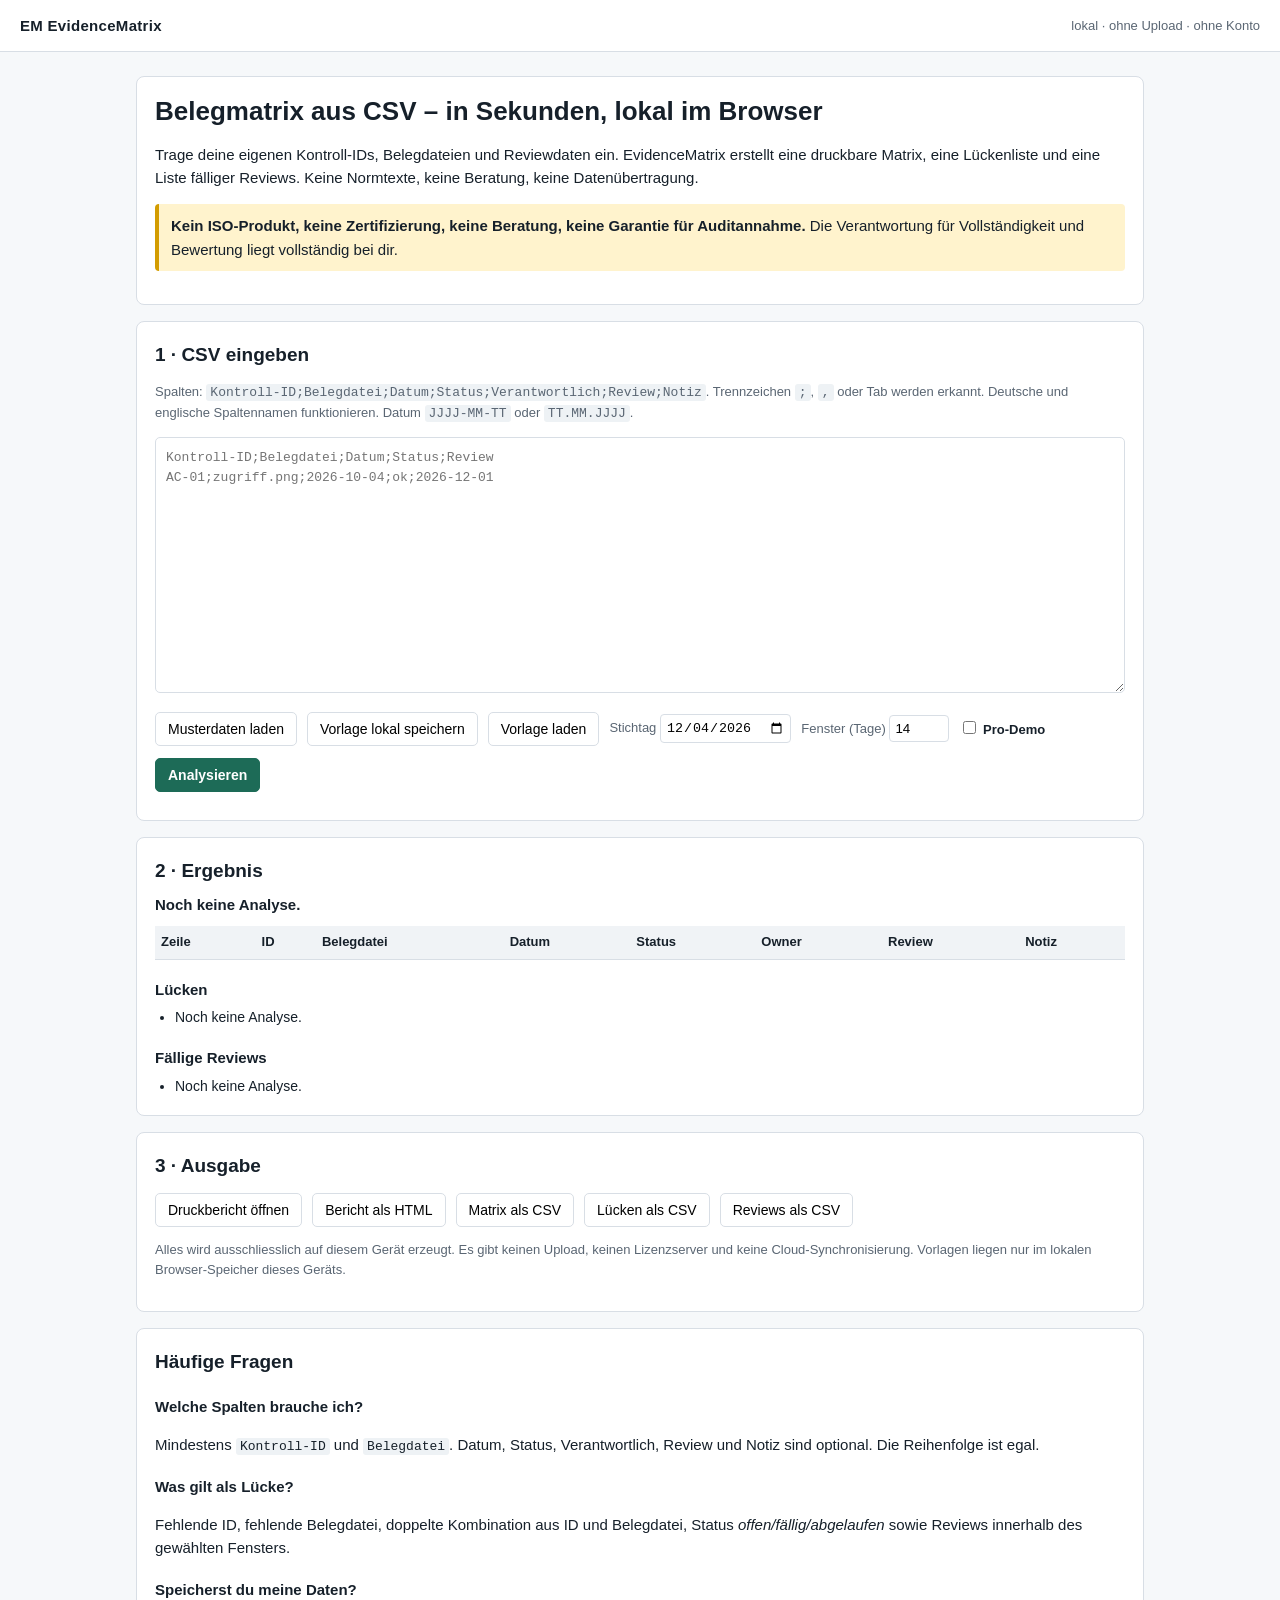
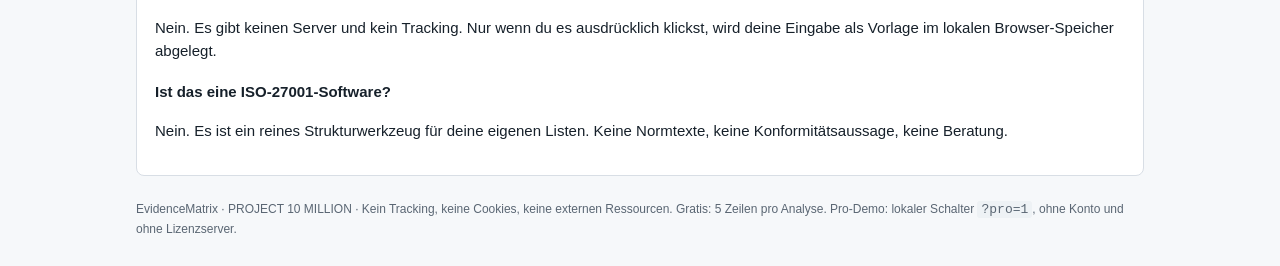
<file: evidencematrix/em-tool.html>
<!doctype html>
<html lang="de-CH">
<head>
  <meta charset="utf-8">
  <meta name="viewport" content="width=device-width, initial-scale=1">
  <title>EvidenceMatrix – Belegmatrix lokal aus CSV</title>
  <meta name="description" content="Aus einer CSV-Liste eine druckbare Belegmatrix, Lückenliste und Fälligkeitsliste erzeugen. 100 % lokal im Browser, ohne Upload, Konto oder Cookies.">
  <meta name="robots" content="index,follow">
  <link rel="stylesheet" href="em-style.css?v=1">
</head>
<body>
  <header>
    <div class="brand">EM EvidenceMatrix</div>
    <div class="tag">lokal · ohne Upload · ohne Konto</div>
  </header>

  <main>
    <section class="hero">
      <h1>Belegmatrix aus CSV – in Sekunden, lokal im Browser</h1>
      <p>Trage deine eigenen Kontroll-IDs, Belegdateien und Reviewdaten ein. EvidenceMatrix
        erstellt eine druckbare Matrix, eine Lückenliste und eine Liste fälliger Reviews.
        Keine Normtexte, keine Beratung, keine Datenübertragung.</p>
      <p class="hinweis"><strong>Kein ISO-Produkt, keine Zertifizierung, keine Beratung,
        keine Garantie für Auditannahme.</strong> Die Verantwortung für Vollständigkeit und
        Bewertung liegt vollständig bei dir.</p>
    </section>

    <section class="panel">
      <h2>1 · CSV eingeben</h2>
      <p class="small">Spalten: <code>Kontroll-ID;Belegdatei;Datum;Status;Verantwortlich;Review;Notiz</code>.
        Trennzeichen <code>;</code>, <code>,</code> oder Tab werden erkannt. Deutsche und englische
        Spaltennamen funktionieren. Datum <code>JJJJ-MM-TT</code> oder <code>TT.MM.JJJJ</code>.</p>
      <textarea id="csv" rows="12" spellcheck="false" placeholder="Kontroll-ID;Belegdatei;Datum;Status;Review&#10;AC-01;zugriff.png;2026-10-04;ok;2026-12-01"></textarea>
      <div class="controls">
        <button id="sample" type="button">Musterdaten laden</button>
        <button id="save-template" type="button">Vorlage lokal speichern</button>
        <button id="load-template" type="button">Vorlage laden</button>
        <label>Stichtag <input id="reference" type="date" value="2026-11-25"></label>
        <label>Fenster (Tage) <input id="window" type="number" min="0" max="365" value="14"></label>
        <label class="pro"><input id="pro" type="checkbox"> Pro-Demo</label>
      </div>
      <button id="analyze" class="primary" type="button">Analysieren</button>
      <p id="status" role="status" aria-live="polite"></p>
    </section>

    <section class="panel">
      <h2>2 · Ergebnis</h2>
      <div id="summary" class="summary">Noch keine Analyse.</div>
      <div class="tablewrap">
        <table id="matrix">
          <thead><tr><th>Zeile</th><th>ID</th><th>Belegdatei</th><th>Datum</th><th>Status</th><th>Owner</th><th>Review</th><th>Notiz</th></tr></thead>
          <tbody></tbody>
        </table>
      </div>
      <h3>Lücken</h3>
      <ul id="gaps"><li>Noch keine Analyse.</li></ul>
      <h3>Fällige Reviews</h3>
      <ul id="due"><li>Noch keine Analyse.</li></ul>
    </section>

    <section class="panel">
      <h2>3 · Ausgabe</h2>
      <div class="controls">
        <button id="print" type="button">Druckbericht öffnen</button>
        <button id="dl-report" type="button">Bericht als HTML</button>
        <button id="dl-matrix" type="button">Matrix als CSV</button>
        <button id="dl-gaps" type="button">Lücken als CSV</button>
        <button id="dl-due" type="button">Reviews als CSV</button>
      </div>
      <p class="small">Alles wird ausschliesslich auf diesem Gerät erzeugt. Es gibt keinen Upload,
        keinen Lizenzserver und keine Cloud-Synchronisierung. Vorlagen liegen nur im lokalen
        Browser-Speicher dieses Geräts.</p>
    </section>

    <section class="panel faq">
      <h2>Häufige Fragen</h2>
      <h3>Welche Spalten brauche ich?</h3>
      <p>Mindestens <code>Kontroll-ID</code> und <code>Belegdatei</code>. Datum, Status,
        Verantwortlich, Review und Notiz sind optional. Die Reihenfolge ist egal.</p>
      <h3>Was gilt als Lücke?</h3>
      <p>Fehlende ID, fehlende Belegdatei, doppelte Kombination aus ID und Belegdatei,
        Status <em>offen/fällig/abgelaufen</em> sowie Reviews innerhalb des gewählten Fensters.</p>
      <h3>Speicherst du meine Daten?</h3>
      <p>Nein. Es gibt keinen Server und kein Tracking. Nur wenn du es ausdrücklich klickst,
        wird deine Eingabe als Vorlage im lokalen Browser-Speicher abgelegt.</p>
      <h3>Ist das eine ISO-27001-Software?</h3>
      <p>Nein. Es ist ein reines Strukturwerkzeug für deine eigenen Listen. Keine Normtexte,
        keine Konformitätsaussage, keine Beratung.</p>
    </section>
  </main>

  <footer>
    EvidenceMatrix · PROJECT 10 MILLION · Kein Tracking, keine Cookies, keine externen Ressourcen.
    Gratis: 5 Zeilen pro Analyse. Pro-Demo: lokaler Schalter <code>?pro=1</code>, ohne Konto und ohne Lizenzserver.
  </footer>

  <iframe id="report-frame" title="Druckbericht" hidden></iframe>
  <script src="em-core.js?v=1"></script>
  <script src="em-features.js?v=1"></script>
  <script src="em-app.js?v=1"></script>
</body>
</html>
</file>
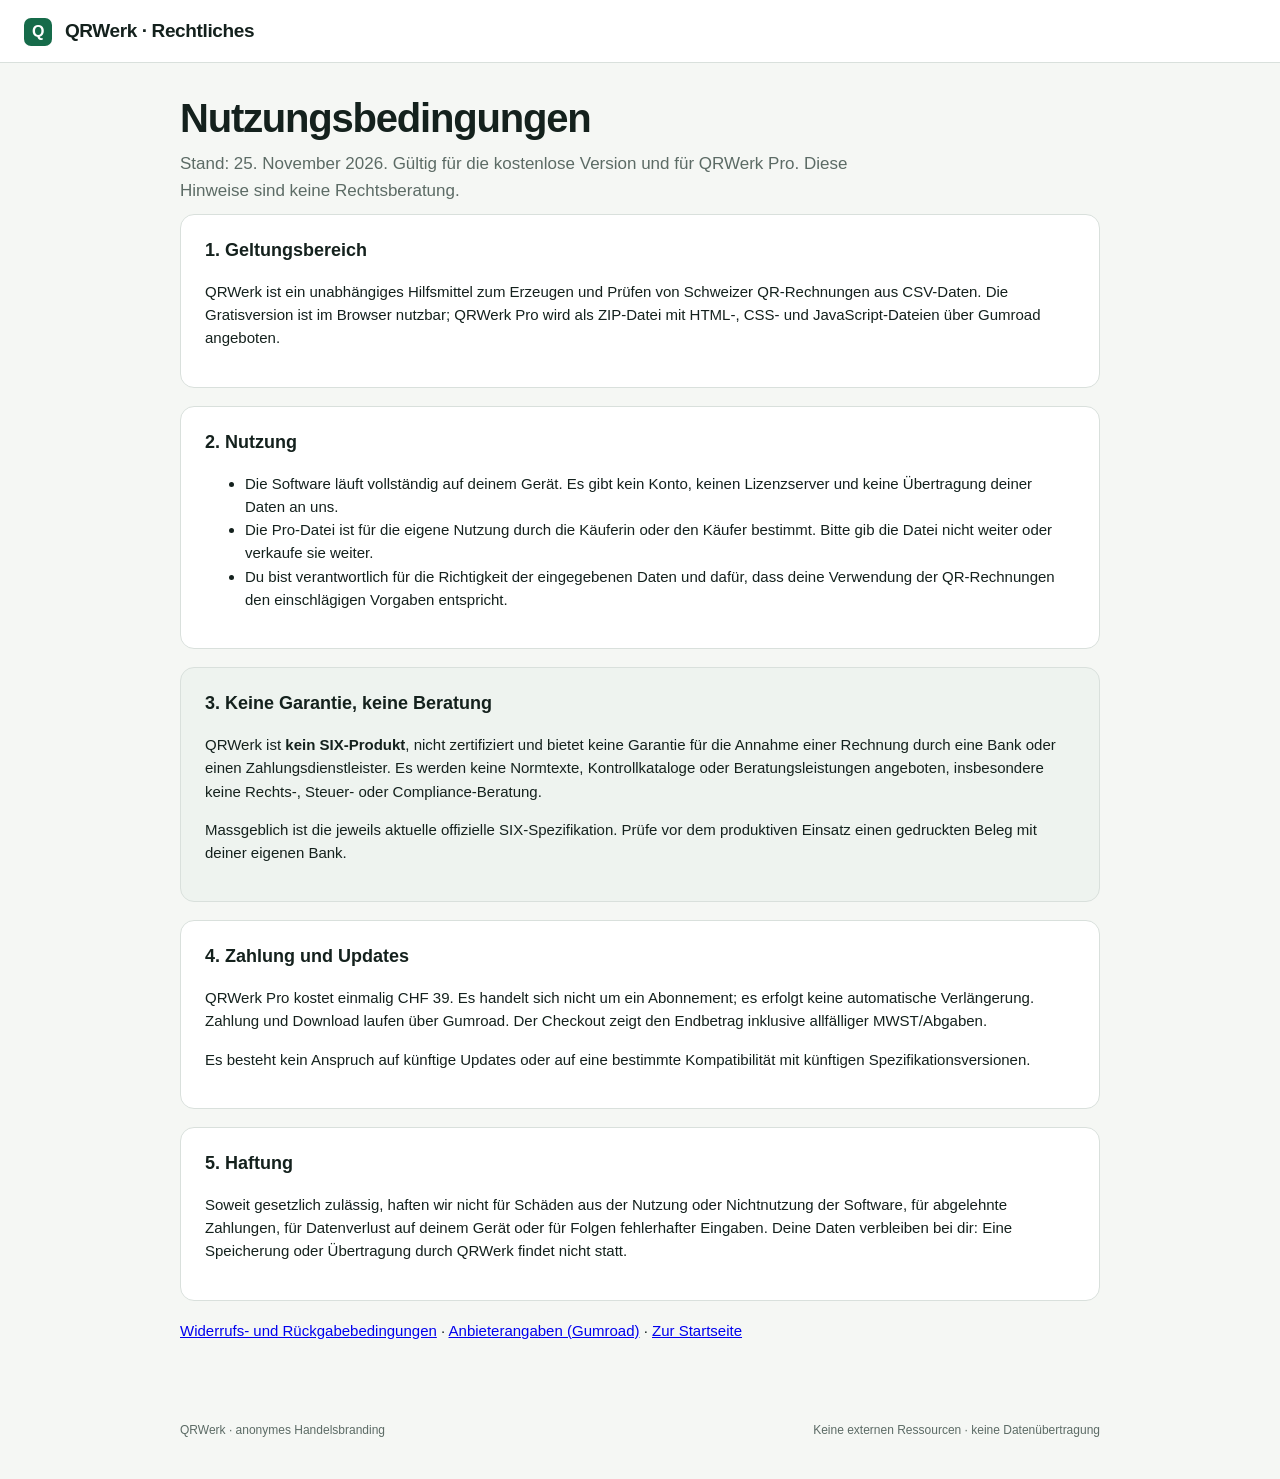
<file: rechtliches/nutzungsbedingungen.html>
<!doctype html>
<html lang="de-CH">
<head>
  <meta charset="utf-8">
  <meta name="viewport" content="width=device-width, initial-scale=1">
  <title>Nutzungsbedingungen – QRWerk</title>
  <meta name="description" content="Nutzungsbedingungen für QRWerk Gratis und QRWerk Pro: lokale Nutzung, keine Garantie für Bankannahme, keine Beratung.">
  <meta name="robots" content="index,follow">
  <link rel="canonical" href="https://phil-antrope.github.io/qrwerk/rechtliches/nutzungsbedingungen.html">
  <link rel="stylesheet" href="style.css">
</head>
<body>
  <header class="topbar"><div class="brand"><span class="mark">Q</span> QRWerk · Rechtliches</div></header>
  <main>
    <article>
      <h1>Nutzungsbedingungen</h1>
      <p class="lead">Stand: 25. November 2026. Gültig für die kostenlose Version und für
        QRWerk Pro. Diese Hinweise sind keine Rechtsberatung.</p>

      <section class="card">
        <h2>1. Geltungsbereich</h2>
        <p>QRWerk ist ein unabhängiges Hilfsmittel zum Erzeugen und Prüfen von Schweizer
          QR-Rechnungen aus CSV-Daten. Die Gratisversion ist im Browser nutzbar; QRWerk Pro
          wird als ZIP-Datei mit HTML-, CSS- und JavaScript-Dateien über Gumroad angeboten.</p>
      </section>

      <section class="card">
        <h2>2. Nutzung</h2>
        <ul>
          <li>Die Software läuft vollständig auf deinem Gerät. Es gibt kein Konto, keinen
            Lizenzserver und keine Übertragung deiner Daten an uns.</li>
          <li>Die Pro-Datei ist für die eigene Nutzung durch die Käuferin oder den Käufer
            bestimmt. Bitte gib die Datei nicht weiter oder verkaufe sie weiter.</li>
          <li>Du bist verantwortlich für die Richtigkeit der eingegebenen Daten und dafür,
            dass deine Verwendung der QR-Rechnungen den einschlägigen Vorgaben entspricht.</li>
        </ul>
      </section>

      <section class="card tonal">
        <h2>3. Keine Garantie, keine Beratung</h2>
        <p>QRWerk ist <strong>kein SIX-Produkt</strong>, nicht zertifiziert und bietet keine
          Garantie für die Annahme einer Rechnung durch eine Bank oder einen Zahlungsdienstleister.
          Es werden keine Normtexte, Kontrollkataloge oder Beratungsleistungen angeboten,
          insbesondere keine Rechts-, Steuer- oder Compliance-Beratung.</p>
        <p>Massgeblich ist die jeweils aktuelle offizielle SIX-Spezifikation. Prüfe vor dem
          produktiven Einsatz einen gedruckten Beleg mit deiner eigenen Bank.</p>
      </section>

      <section class="card">
        <h2>4. Zahlung und Updates</h2>
        <p>QRWerk Pro kostet einmalig CHF 39. Es handelt sich nicht um ein Abonnement; es
          erfolgt keine automatische Verlängerung. Zahlung und Download laufen über Gumroad.
          Der Checkout zeigt den Endbetrag inklusive allfälliger MWST/Abgaben.</p>
        <p>Es besteht kein Anspruch auf künftige Updates oder auf eine bestimmte
          Kompatibilität mit künftigen Spezifikationsversionen.</p>
      </section>

      <section class="card">
        <h2>5. Haftung</h2>
        <p>Soweit gesetzlich zulässig, haften wir nicht für Schäden aus der Nutzung oder
          Nichtnutzung der Software, für abgelehnte Zahlungen, für Datenverlust auf deinem
          Gerät oder für Folgen fehlerhafter Eingaben. Deine Daten verbleiben bei dir: Eine
          Speicherung oder Übertragung durch QRWerk findet nicht statt.</p>
      </section>

      <p><a href="widerruf.html">Widerrufs- und Rückgabebedingungen</a> ·
        <a href="https://1502003004208.gumroad.com/anbieterangaben">Anbieterangaben (Gumroad)</a> ·
        <a href="../index.html">Zur Startseite</a></p>
    </article>
  </main>
  <footer><span>QRWerk · anonymes Handelsbranding</span><span>Keine externen Ressourcen · keine Datenübertragung</span></footer>
</body>
</html>
</file>
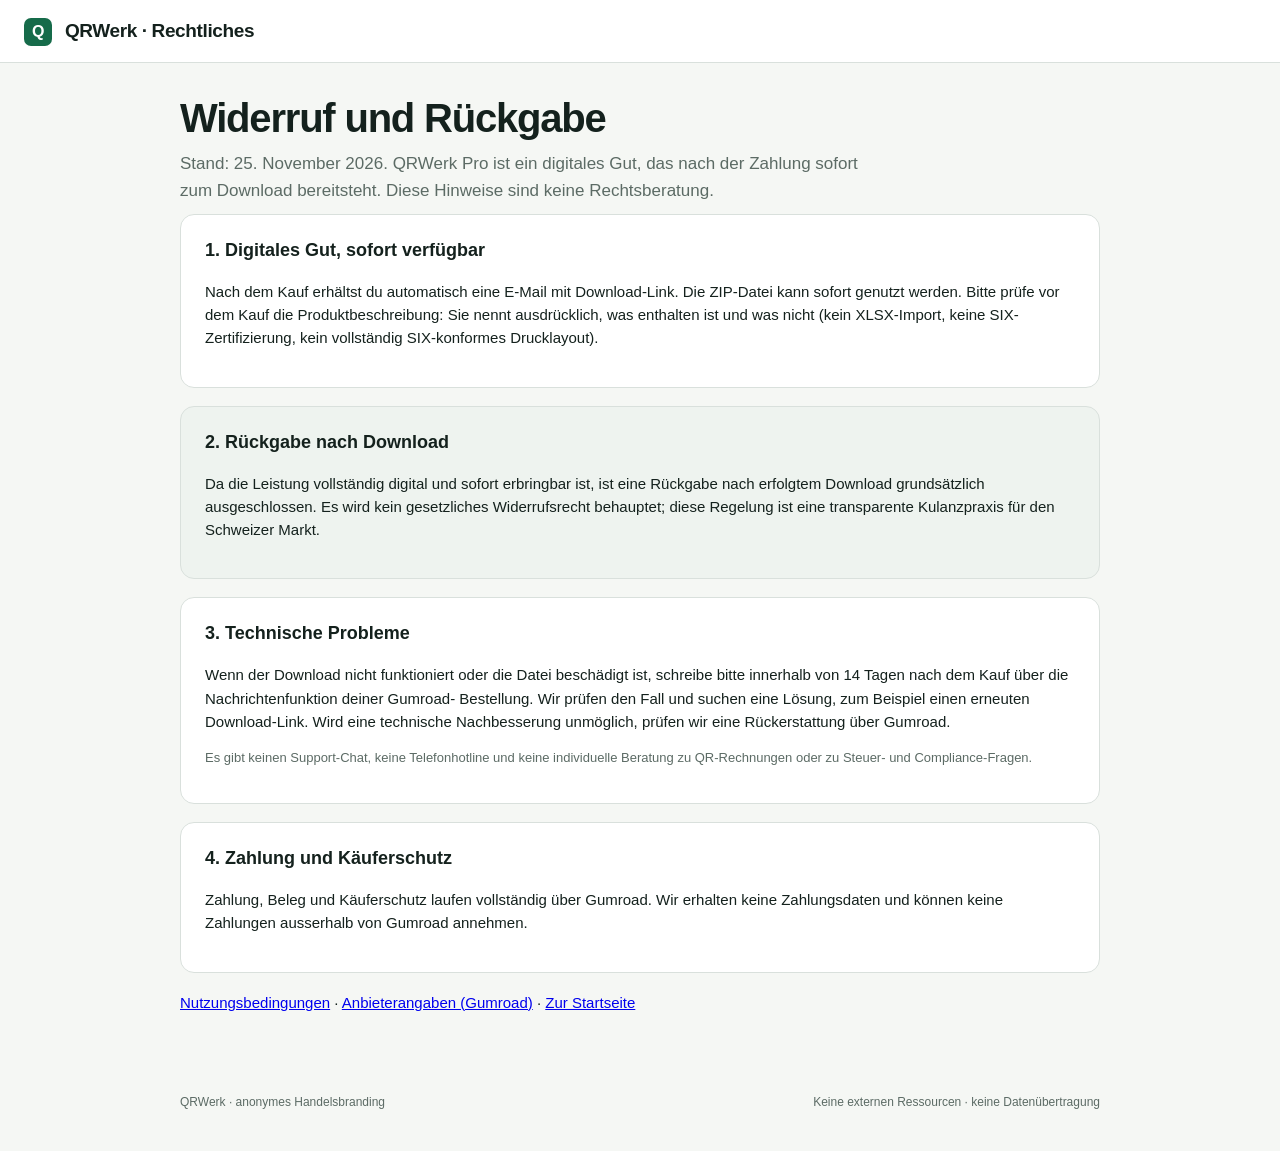
<file: rechtliches/widerruf.html>
<!doctype html>
<html lang="de-CH">
<head>
  <meta charset="utf-8">
  <meta name="viewport" content="width=device-width, initial-scale=1">
  <title>Widerruf und Rückgabe digitaler Güter – QRWerk</title>
  <meta name="description" content="Widerrufs- und Rückgabebedingungen für QRWerk Pro als digitales Gut: Download sofort verfügbar, Meldung bei technischen Problemen über Gumroad.">
  <meta name="robots" content="index,follow">
  <link rel="canonical" href="https://phil-antrope.github.io/qrwerk/rechtliches/widerruf.html">
  <link rel="stylesheet" href="style.css">
</head>
<body>
  <header class="topbar"><div class="brand"><span class="mark">Q</span> QRWerk · Rechtliches</div></header>
  <main>
    <article>
      <h1>Widerruf und Rückgabe</h1>
      <p class="lead">Stand: 25. November 2026. QRWerk Pro ist ein digitales Gut, das nach
        der Zahlung sofort zum Download bereitsteht. Diese Hinweise sind keine Rechtsberatung.</p>

      <section class="card">
        <h2>1. Digitales Gut, sofort verfügbar</h2>
        <p>Nach dem Kauf erhältst du automatisch eine E-Mail mit Download-Link. Die ZIP-Datei
          kann sofort genutzt werden. Bitte prüfe vor dem Kauf die Produktbeschreibung: Sie
          nennt ausdrücklich, was enthalten ist und was nicht (kein XLSX-Import, keine
          SIX-Zertifizierung, kein vollständig SIX-konformes Drucklayout).</p>
      </section>

      <section class="card tonal">
        <h2>2. Rückgabe nach Download</h2>
        <p>Da die Leistung vollständig digital und sofort erbringbar ist, ist eine Rückgabe
          nach erfolgtem Download grundsätzlich ausgeschlossen. Es wird kein gesetzliches
          Widerrufsrecht behauptet; diese Regelung ist eine transparente Kulanzpraxis für
          den Schweizer Markt.</p>
      </section>

      <section class="card">
        <h2>3. Technische Probleme</h2>
        <p>Wenn der Download nicht funktioniert oder die Datei beschädigt ist, schreibe bitte
          innerhalb von 14 Tagen nach dem Kauf über die Nachrichtenfunktion deiner Gumroad-
          Bestellung. Wir prüfen den Fall und suchen eine Lösung, zum Beispiel einen erneuten
          Download-Link. Wird eine technische Nachbesserung unmöglich, prüfen wir eine
          Rückerstattung über Gumroad.</p>
        <p class="hint">Es gibt keinen Support-Chat, keine Telefonhotline und keine
          individuelle Beratung zu QR-Rechnungen oder zu Steuer- und Compliance-Fragen.</p>
      </section>

      <section class="card">
        <h2>4. Zahlung und Käuferschutz</h2>
        <p>Zahlung, Beleg und Käuferschutz laufen vollständig über Gumroad. Wir erhalten
          keine Zahlungsdaten und können keine Zahlungen ausserhalb von Gumroad annehmen.</p>
      </section>

      <p><a href="nutzungsbedingungen.html">Nutzungsbedingungen</a> ·
        <a href="https://1502003004208.gumroad.com/anbieterangaben">Anbieterangaben (Gumroad)</a> ·
        <a href="../index.html">Zur Startseite</a></p>
    </article>
  </main>
  <footer><span>QRWerk · anonymes Handelsbranding</span><span>Keine externen Ressourcen · keine Datenübertragung</span></footer>
</body>
</html>
</file>
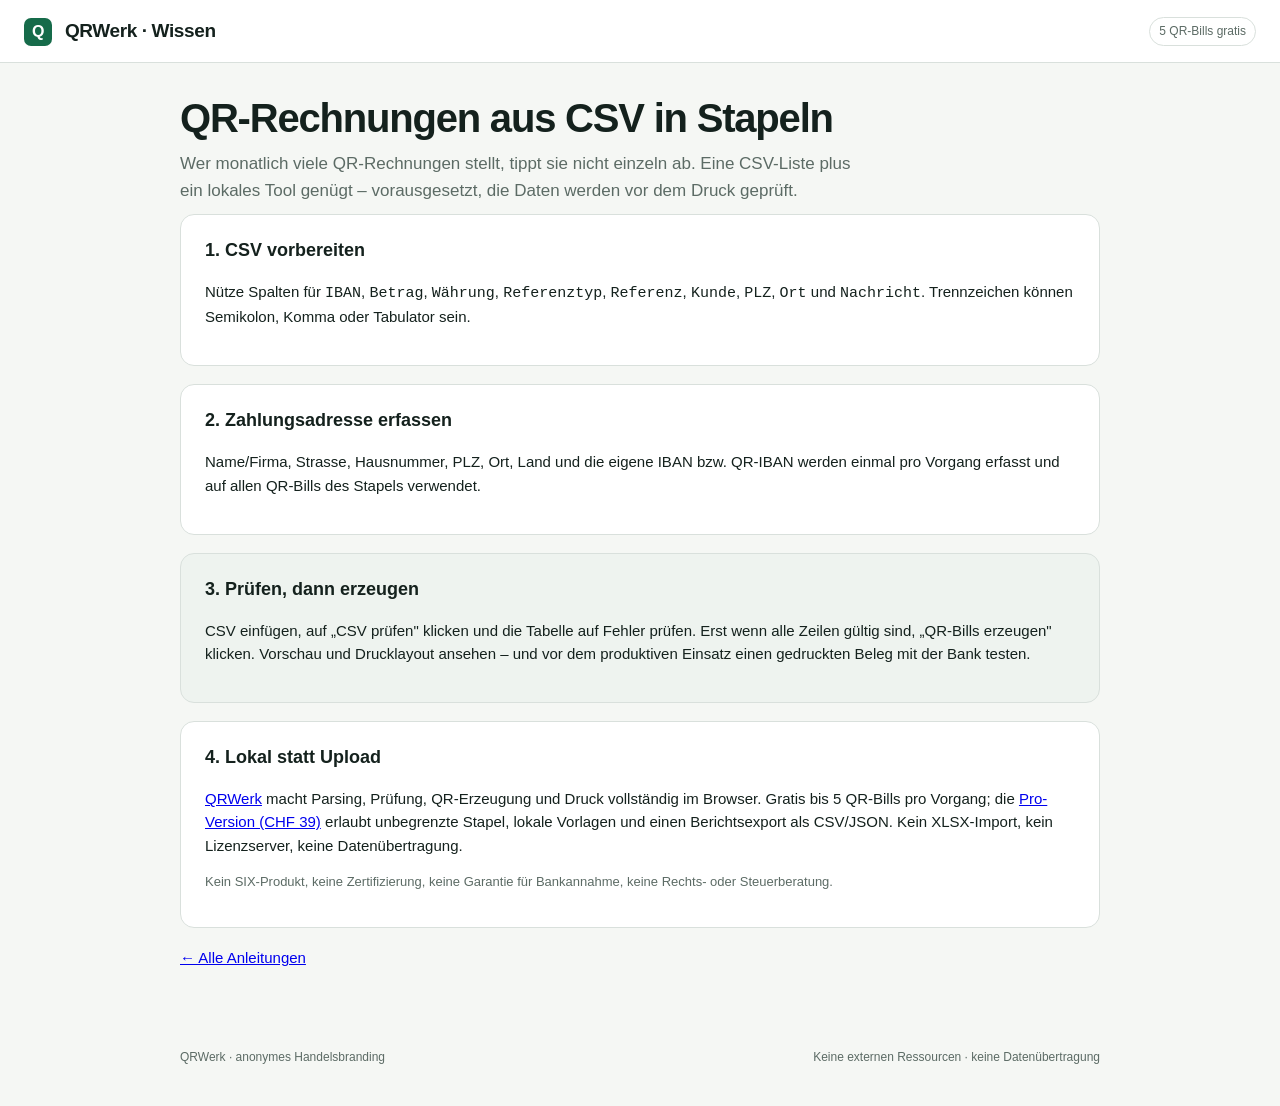
<file: wissen/csv-zu-qr-bill.html>
<!doctype html>
<html lang="de-CH">
<head>
  <meta charset="utf-8">
  <meta name="viewport" content="width=device-width, initial-scale=1">
  <title>QR-Rechnungen aus CSV in Stapeln erzeugen – QRWerk Wissen</title>
  <meta name="description" content="Schritt-für-Schritt: aus einer CSV-Liste geprüfte Schweizer QR-Bills erzeugen – lokal im Browser, ohne Upload und ohne Konto.">
  <meta name="robots" content="index,follow">
  <link rel="canonical" href="https://phil-antrope.github.io/qrwerk/wissen/csv-zu-qr-bill.html">
  <link rel="stylesheet" href="style.css">
  <script type="application/ld+json">
  { "@context":"https://schema.org", "@type":"HowTo",
    "name":"QR-Rechnungen aus CSV in Stapeln erzeugen",
    "step":[{"@type":"HowToStep","name":"CSV vorbereiten","text":"Spalten für IBAN, Betrag, Währung, Referenztyp, Referenz und Kunde anlegen."},
            {"@type":"HowToStep","name":"Zahlungsadresse erfassen","text":"Name, Strasse, Hausnummer, PLZ, Ort und IBAN der Zahlungsadresse eingeben."},
            {"@type":"HowToStep","name":"Prüfen","text":"CSV einfügen und auf CSV prüfen klicken; Fehler in der Tabelle korrigieren."},
            {"@type":"HowToStep","name":"QR-Bills erzeugen","text":"Auf QR-Bills erzeugen klicken, Vorschau und Drucklayout prüfen."}] }
  </script>
</head>
<body>
  <header class="topbar"><div class="brand"><span class="mark">Q</span> QRWerk · Wissen</div>
    <div class="badges"><span class="badge">5 QR-Bills gratis</span></div></header>
  <main>
    <article>
      <h1>QR-Rechnungen aus CSV in Stapeln</h1>
      <p class="lead">Wer monatlich viele QR-Rechnungen stellt, tippt sie nicht einzeln ab.
        Eine CSV-Liste plus ein lokales Tool genügt – vorausgesetzt, die Daten werden vor dem
        Druck geprüft.</p>

      <section class="card">
        <h2>1. CSV vorbereiten</h2>
        <p>Nütze Spalten für <code>IBAN</code>, <code>Betrag</code>, <code>Währung</code>,
          <code>Referenztyp</code>, <code>Referenz</code>, <code>Kunde</code>, <code>PLZ</code>,
          <code>Ort</code> und <code>Nachricht</code>. Trennzeichen können Semikolon, Komma
          oder Tabulator sein.</p>
      </section>

      <section class="card">
        <h2>2. Zahlungsadresse erfassen</h2>
        <p>Name/Firma, Strasse, Hausnummer, PLZ, Ort, Land und die eigene IBAN bzw. QR-IBAN
          werden einmal pro Vorgang erfasst und auf allen QR-Bills des Stapels verwendet.</p>
      </section>

      <section class="card tonal">
        <h2>3. Prüfen, dann erzeugen</h2>
        <p>CSV einfügen, auf „CSV prüfen" klicken und die Tabelle auf Fehler prüfen. Erst wenn
          alle Zeilen gültig sind, „QR-Bills erzeugen" klicken. Vorschau und Drucklayout
          ansehen – und vor dem produktiven Einsatz einen gedruckten Beleg mit der Bank testen.</p>
      </section>

      <section class="card">
        <h2>4. Lokal statt Upload</h2>
        <p><a href="../tool.html">QRWerk</a> macht Parsing, Prüfung, QR-Erzeugung und Druck
          vollständig im Browser. Gratis bis 5 QR-Bills pro Vorgang; die
          <a href="https://1502003004208.gumroad.com/l/focvs">Pro-Version (CHF 39)</a> erlaubt unbegrenzte
          Stapel, lokale Vorlagen und einen Berichtsexport als CSV/JSON. Kein XLSX-Import,
          kein Lizenzserver, keine Datenübertragung.</p>
        <p class="hint">Kein SIX-Produkt, keine Zertifizierung, keine Garantie für
          Bankannahme, keine Rechts- oder Steuerberatung.</p>
      </section>
      <p><a href="index.html">← Alle Anleitungen</a></p>
    </article>
  </main>
  <footer><span>QRWerk · anonymes Handelsbranding</span><span>Keine externen Ressourcen · keine Datenübertragung</span></footer>
</body>
</html>
</file>
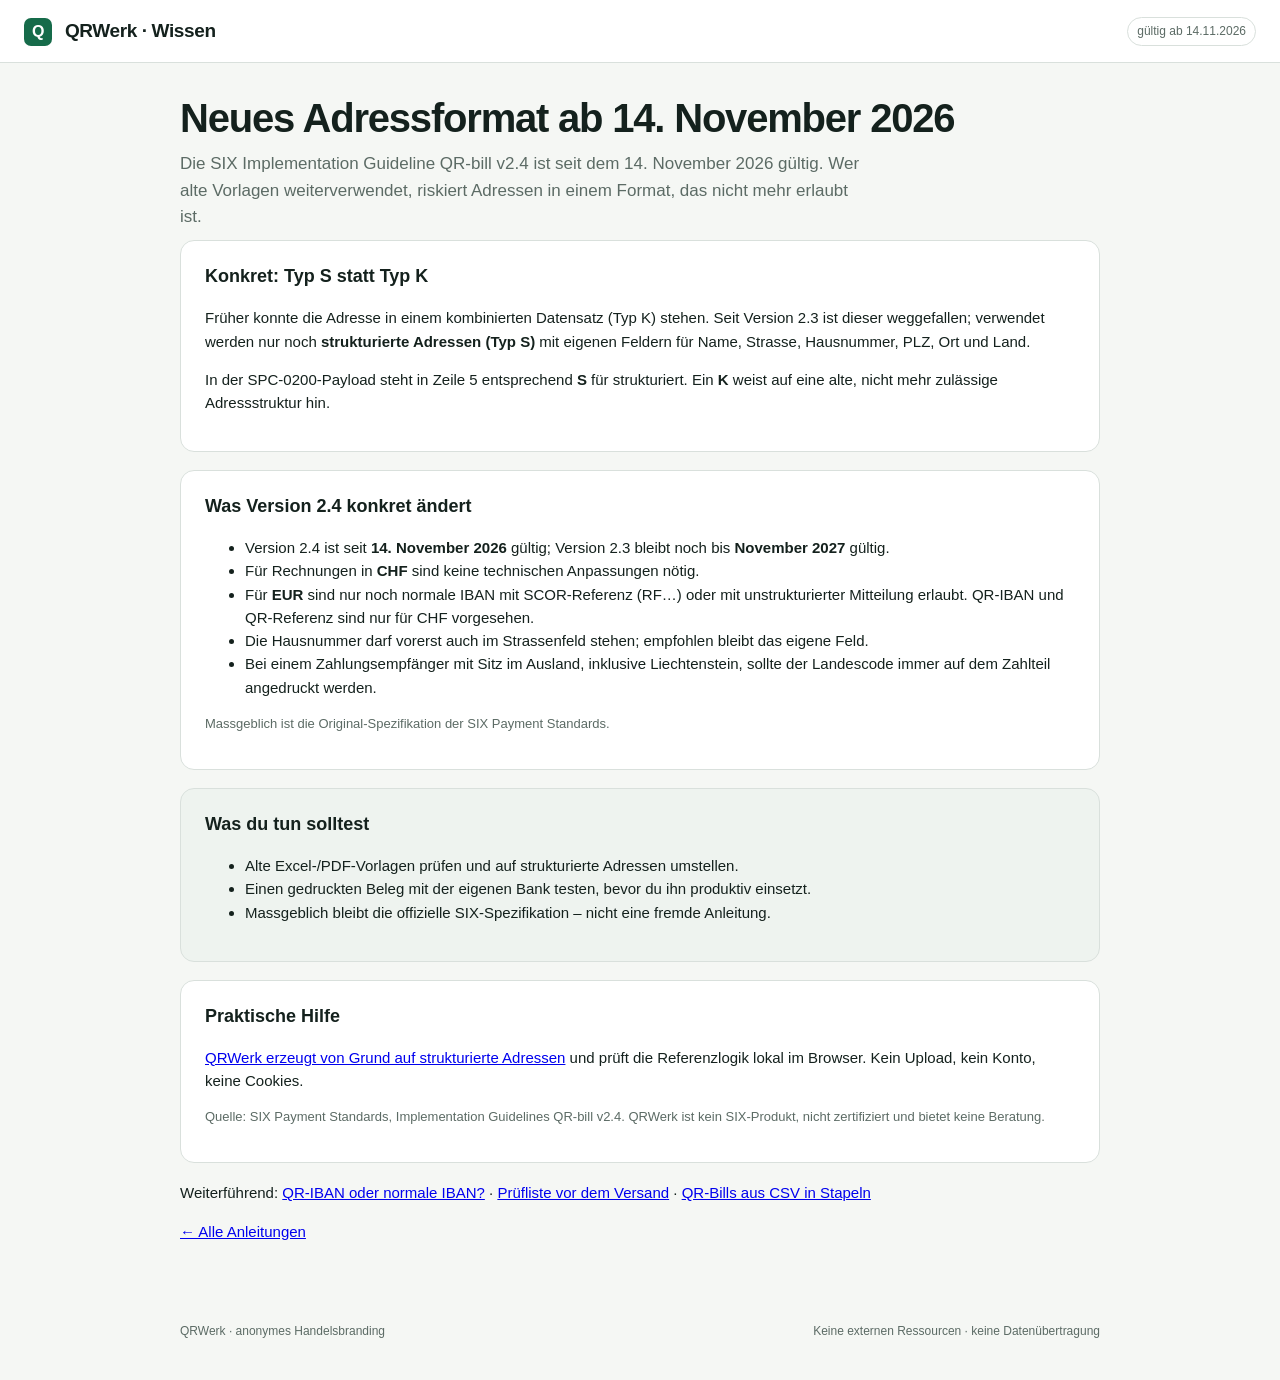
<file: wissen/qr-bill-adressformat-2026.html>
<!doctype html>
<html lang="de-CH">
<head>
  <meta charset="utf-8">
  <meta name="viewport" content="width=device-width, initial-scale=1">
  <title>Neues QR-Bill-Adressformat ab 14. November 2026 – QRWerk Wissen</title>
  <meta name="description" content="Seit SIX QR-bill v2.4 sind nur noch strukturierte Adressen erlaubt. Was sich am Adressformat geändert hat und wie du alte Vorlagen erkennst.">
  <meta name="robots" content="index,follow">
  <link rel="canonical" href="https://phil-antrope.github.io/qrwerk/wissen/qr-bill-adressformat-2026.html">
  <link rel="stylesheet" href="style.css">
  <script type="application/ld+json">
  { "@context":"https://schema.org", "@type":"FAQPage", "mainEntity":[
    {"@type":"Question","name":"Was hat sich am QR-Bill-Adressformat geändert?","acceptedAnswer":{"@type":"Answer","text":"Mit SIX QR-bill v2.3/v2.4 ist der kombinierte Adressdatensatz (Typ K) weggefallen. Es werden nur noch strukturierte Adressen (Typ S) verwendet."}},
    {"@type":"Question","name":"Wie erkenne ich eine alte QR-Rechnung?","acceptedAnswer":{"@type":"Answer","text":"In Zeile 5 der SPC-Payload steht S für strukturiert oder K für die alte kombinierte Adresse."}},
    {"@type":"Question","name":"Gilt Version 2.4 auch für Euro-Rechnungen?","acceptedAnswer":{"@type":"Answer","text":"Für CHF gibt es keine technischen Anpassungen. Für EUR sind nur noch die Kombinationen normale IBAN mit SCOR-Referenz und normale IBAN mit unstrukturierter Mitteilung erlaubt; QR-IBAN und QR-Referenz sind nur für CHF vorgesehen."}},
    {"@type":"Question","name":"Wie lange bleibt Version 2.3 gültig?","acceptedAnswer":{"@type":"Answer","text":"Version 2.4 ist seit dem 14. November 2026 gültig. Version 2.3 bleibt noch bis November 2027 gültig."}}
  ]}
  </script>
</head>
<body>
  <header class="topbar"><div class="brand"><span class="mark">Q</span> QRWerk · Wissen</div>
    <div class="badges"><span class="badge">gültig ab 14.11.2026</span></div></header>
  <main>
    <article>
      <h1>Neues Adressformat ab 14. November 2026</h1>
      <p class="lead">Die SIX Implementation Guideline QR-bill v2.4 ist seit dem
        14. November 2026 gültig. Wer alte Vorlagen weiterverwendet, riskiert Adressen in
        einem Format, das nicht mehr erlaubt ist.</p>

      <section class="card">
        <h2>Konkret: Typ S statt Typ K</h2>
        <p>Früher konnte die Adresse in einem kombinierten Datensatz (Typ K) stehen.
          Seit Version 2.3 ist dieser weggefallen; verwendet werden nur noch
          <strong>strukturierte Adressen (Typ S)</strong> mit eigenen Feldern für Name,
          Strasse, Hausnummer, PLZ, Ort und Land.</p>
        <p>In der SPC-0200-Payload steht in Zeile 5 entsprechend <strong>S</strong> für
          strukturiert. Ein <strong>K</strong> weist auf eine alte, nicht mehr zulässige
          Adressstruktur hin.</p>
      </section>

      <section class="card">
        <h2>Was Version 2.4 konkret ändert</h2>
        <ul>
          <li>Version 2.4 ist seit <strong>14. November 2026</strong> gültig; Version 2.3 bleibt
            noch bis <strong>November 2027</strong> gültig.</li>
          <li>Für Rechnungen in <strong>CHF</strong> sind keine technischen Anpassungen nötig.</li>
          <li>Für <strong>EUR</strong> sind nur noch normale IBAN mit SCOR-Referenz (RF…) oder
            mit unstrukturierter Mitteilung erlaubt. QR-IBAN und QR-Referenz sind nur für CHF
            vorgesehen.</li>
          <li>Die Hausnummer darf vorerst auch im Strassenfeld stehen; empfohlen bleibt das
            eigene Feld.</li>
          <li>Bei einem Zahlungsempfänger mit Sitz im Ausland, inklusive Liechtenstein, sollte
            der Landescode immer auf dem Zahlteil angedruckt werden.</li>
        </ul>
        <p class="hint">Massgeblich ist die Original-Spezifikation der SIX Payment Standards.</p>
      </section>

      <section class="card tonal">
        <h2>Was du tun solltest</h2>
        <ul>
          <li>Alte Excel-/PDF-Vorlagen prüfen und auf strukturierte Adressen umstellen.</li>
          <li>Einen gedruckten Beleg mit der eigenen Bank testen, bevor du ihn produktiv einsetzt.</li>
          <li>Massgeblich bleibt die offizielle SIX-Spezifikation – nicht eine fremde Anleitung.</li>
        </ul>
      </section>

      <section class="card">
        <h2>Praktische Hilfe</h2>
        <p><a href="../tool.html">QRWerk erzeugt von Grund auf strukturierte Adressen</a>
          und prüft die Referenzlogik lokal im Browser. Kein Upload, kein Konto, keine Cookies.</p>
        <p class="hint">Quelle: SIX Payment Standards, Implementation Guidelines QR-bill v2.4.
          QRWerk ist kein SIX-Produkt, nicht zertifiziert und bietet keine Beratung.</p>
      </section>
      <p>Weiterführend: <a href="qr-iban-oder-iban.html">QR-IBAN oder normale IBAN?</a> ·
        <a href="qr-rechnung-pruefen-2026.html">Prüfliste vor dem Versand</a> ·
        <a href="csv-zu-qr-bill.html">QR-Bills aus CSV in Stapeln</a></p>
      <p><a href="index.html">← Alle Anleitungen</a></p>
    </article>
  </main>
  <footer><span>QRWerk · anonymes Handelsbranding</span><span>Keine externen Ressourcen · keine Datenübertragung</span></footer>
</body>
</html>
</file>
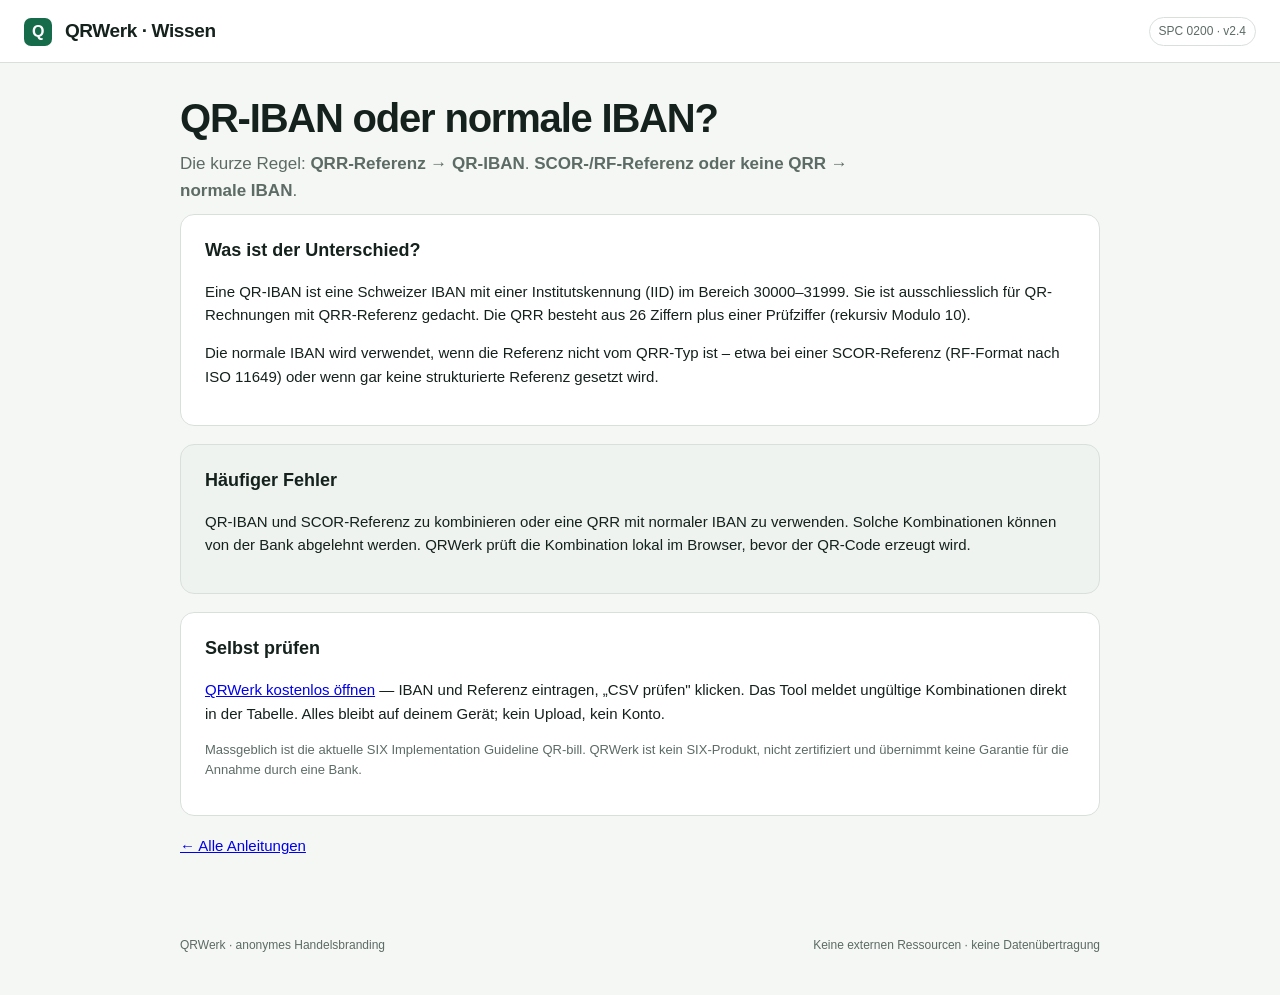
<file: wissen/qr-iban-oder-iban.html>
<!doctype html>
<html lang="de-CH">
<head>
  <meta charset="utf-8">
  <meta name="viewport" content="width=device-width, initial-scale=1">
  <title>QR-IBAN oder normale IBAN? – QRWerk Wissen</title>
  <meta name="description" content="Wann bei einer Schweizer QR-Rechnung eine QR-IBAN und wann eine normale IBAN verwendet wird – und wie QRR- und SCOR-Referenzen zusammenhängen.">
  <meta name="robots" content="index,follow">
  <link rel="canonical" href="https://phil-antrope.github.io/qrwerk/wissen/qr-iban-oder-iban.html">
  <link rel="stylesheet" href="style.css">
  <script type="application/ld+json">
  { "@context":"https://schema.org", "@type":"FAQPage", "mainEntity":[
    {"@type":"Question","name":"Wann brauche ich eine QR-IBAN?","acceptedAnswer":{"@type":"Answer","text":"Bei einer QRR-Referenz. Die QR-IBAN gehört zur QRR und ist nur für CHF-Zahlungen vorgesehen."}},
    {"@type":"Question","name":"Wann verwende ich die normale IBAN?","acceptedAnswer":{"@type":"Answer","text":"Bei SCOR-/RF-Referenzen und wenn keine QRR-Referenz vorliegt."}}
  ]}
  </script>
</head>
<body>
  <header class="topbar"><div class="brand"><span class="mark">Q</span> QRWerk · Wissen</div>
    <div class="badges"><span class="badge">SPC 0200 · v2.4</span></div></header>
  <main>
    <article>
      <h1>QR-IBAN oder normale IBAN?</h1>
      <p class="lead">Die kurze Regel: <strong>QRR-Referenz → QR-IBAN</strong>.
        <strong>SCOR-/RF-Referenz oder keine QRR → normale IBAN</strong>.</p>

      <section class="card">
        <h2>Was ist der Unterschied?</h2>
        <p>Eine QR-IBAN ist eine Schweizer IBAN mit einer Institutskennung (IID) im Bereich
          30000–31999. Sie ist ausschliesslich für QR-Rechnungen mit QRR-Referenz gedacht.
          Die QRR besteht aus 26 Ziffern plus einer Prüfziffer (rekursiv Modulo 10).</p>
        <p>Die normale IBAN wird verwendet, wenn die Referenz nicht vom QRR-Typ ist – etwa bei
          einer SCOR-Referenz (RF-Format nach ISO 11649) oder wenn gar keine strukturierte
          Referenz gesetzt wird.</p>
      </section>

      <section class="card tonal">
        <h2>Häufiger Fehler</h2>
        <p>QR-IBAN und SCOR-Referenz zu kombinieren oder eine QRR mit normaler IBAN zu
          verwenden. Solche Kombinationen können von der Bank abgelehnt werden. QRWerk prüft
          die Kombination lokal im Browser, bevor der QR-Code erzeugt wird.</p>
      </section>

      <section class="card">
        <h2>Selbst prüfen</h2>
        <p><a href="../tool.html">QRWerk kostenlos öffnen</a> — IBAN und Referenz eintragen,
          „CSV prüfen" klicken. Das Tool meldet ungültige Kombinationen direkt in der Tabelle.
          Alles bleibt auf deinem Gerät; kein Upload, kein Konto.</p>
        <p class="hint">Massgeblich ist die aktuelle SIX Implementation Guideline QR-bill.
          QRWerk ist kein SIX-Produkt, nicht zertifiziert und übernimmt keine Garantie für
          die Annahme durch eine Bank.</p>
      </section>
      <p><a href="index.html">← Alle Anleitungen</a></p>
    </article>
  </main>
  <footer><span>QRWerk · anonymes Handelsbranding</span><span>Keine externen Ressourcen · keine Datenübertragung</span></footer>
</body>
</html>
</file>
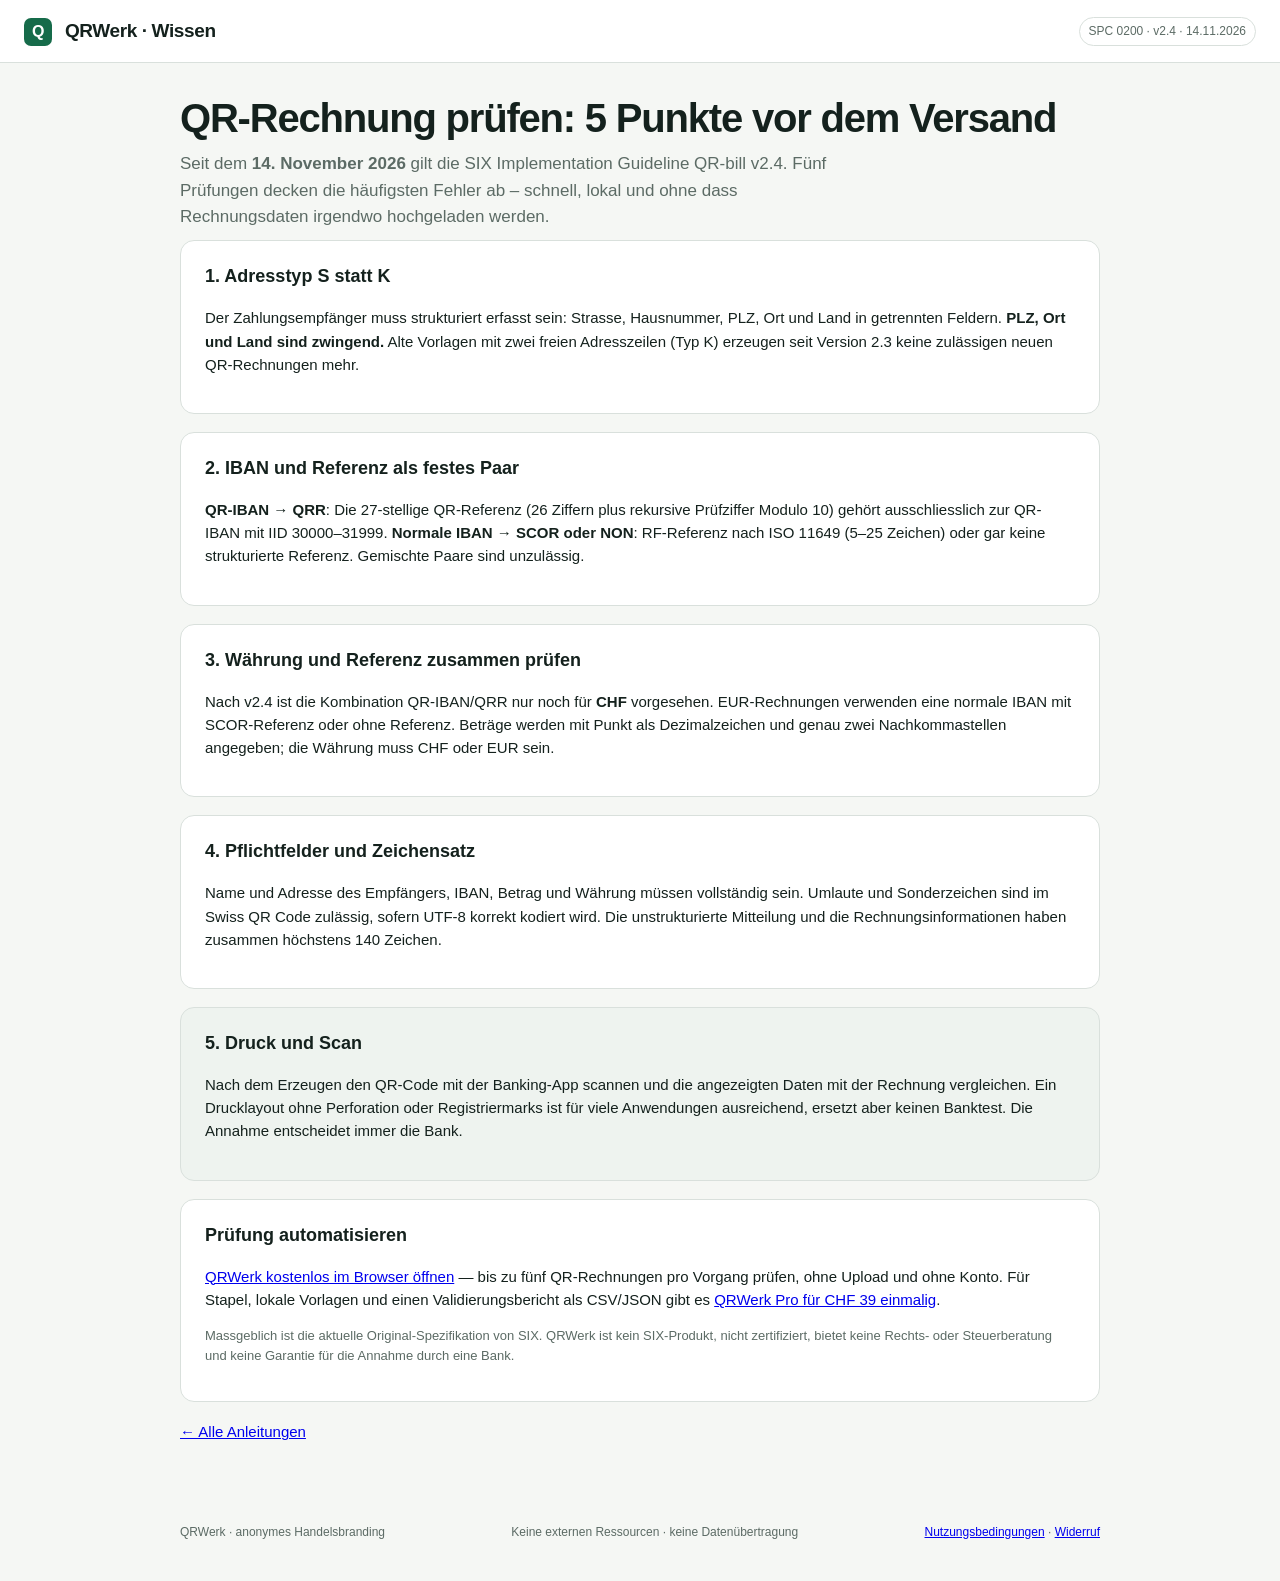
<file: wissen/qr-rechnung-pruefen-2026.html>
<!doctype html>
<html lang="de-CH">
<head>
  <meta charset="utf-8">
  <meta name="viewport" content="width=device-width, initial-scale=1">
  <title>QR-Rechnung prüfen vor dem Versand – 5 Punkte nach SIX v2.4 | QRWerk Wissen</title>
  <meta name="description" content="Kurze Checkliste für Schweizer QR-Rechnungen ab 14. November 2026: strukturierte Adresse, IBAN/Referenz-Paar, Währung, Betrag und Druck. Kostenlos, lokal, ohne Konto.">
  <meta name="robots" content="index,follow">
  <link rel="canonical" href="https://phil-antrope.github.io/qrwerk/wissen/qr-rechnung-pruefen-2026.html">
  <link rel="stylesheet" href="style.css">
  <script type="application/ld+json">
  { "@context":"https://schema.org", "@type":"FAQPage", "mainEntity":[
    {"@type":"Question","name":"Welche Adresse ist bei QR-Rechnungen ab 2026 erlaubt?","acceptedAnswer":{"@type":"Answer","text":"Seit Version 2.3 der SIX Implementation Guidelines ist nur noch die strukturierte Adresse (Typ S) zulässig. PLZ, Ort und Land sind beim Zahlungsempfänger zwingend; die alte kombinierte Adresse (Typ K) ist nicht mehr erlaubt."}},
    {"@type":"Question","name":"Welche Kombination aus IBAN und Referenz ist gültig?","acceptedAnswer":{"@type":"Answer","text":"Eine QR-IBAN (IID 30000–31999) gehört zwingend zur 27-stelligen QRR-Referenz. Eine normale IBAN gehört zu einer SCOR-/RF-Referenz oder zu keiner strukturierten Referenz. Gemischte Paare sind nicht zulässig."}},
    {"@type":"Question","name":"Darf eine QR-IBAN für Euro-Rechnungen verwendet werden?","acceptedAnswer":{"@type":"Answer","text":"Nein. Gemäss SIX IG QR-bill v2.4 ist die Kombination QR-IBAN/QRR nur für CHF vorgesehen. Für EUR wird eine normale IBAN mit SCOR-Referenz oder ohne Referenz verwendet."}},
    {"@type":"Question","name":"Wie prüfe ich eine QR-Rechnung ohne Upload?","acceptedAnswer":{"@type":"Answer","text":"Mit einem lokalen Browser-Tool: CSV oder Felder eingeben, Prüfung laufen lassen und den Validierungsbericht ansehen. QRWerk verarbeitet alles im Browser, ohne Konto, ohne Cookies und ohne Datenübertragung."}}
  ]}
  </script>
</head>
<body>
  <header class="topbar"><div class="brand"><span class="mark">Q</span> QRWerk · Wissen</div>
    <div class="badges"><span class="badge">SPC 0200 · v2.4 · 14.11.2026</span></div></header>
  <main>
    <article>
      <h1>QR-Rechnung prüfen: 5 Punkte vor dem Versand</h1>
      <p class="lead">Seit dem <strong>14. November 2026</strong> gilt die SIX Implementation
        Guideline QR-bill v2.4. Fünf Prüfungen decken die häufigsten Fehler ab – schnell, lokal
        und ohne dass Rechnungsdaten irgendwo hochgeladen werden.</p>

      <section class="card">
        <h2>1. Adresstyp S statt K</h2>
        <p>Der Zahlungsempfänger muss strukturiert erfasst sein: Strasse, Hausnummer, PLZ, Ort
          und Land in getrennten Feldern. <strong>PLZ, Ort und Land sind zwingend.</strong> Alte
          Vorlagen mit zwei freien Adresszeilen (Typ K) erzeugen seit Version 2.3 keine
          zulässigen neuen QR-Rechnungen mehr.</p>
      </section>

      <section class="card">
        <h2>2. IBAN und Referenz als festes Paar</h2>
        <p><strong>QR-IBAN → QRR</strong>: Die 27-stellige QR-Referenz (26 Ziffern plus
          rekursive Prüfziffer Modulo 10) gehört ausschliesslich zur QR-IBAN mit IID
          30000–31999. <strong>Normale IBAN → SCOR oder NON</strong>: RF-Referenz nach ISO 11649
          (5–25 Zeichen) oder gar keine strukturierte Referenz. Gemischte Paare sind unzulässig.</p>
      </section>

      <section class="card">
        <h2>3. Währung und Referenz zusammen prüfen</h2>
        <p>Nach v2.4 ist die Kombination QR-IBAN/QRR nur noch für <strong>CHF</strong> vorgesehen.
          EUR-Rechnungen verwenden eine normale IBAN mit SCOR-Referenz oder ohne Referenz.
          Beträge werden mit Punkt als Dezimalzeichen und genau zwei Nachkommastellen
          angegeben; die Währung muss CHF oder EUR sein.</p>
      </section>

      <section class="card">
        <h2>4. Pflichtfelder und Zeichensatz</h2>
        <p>Name und Adresse des Empfängers, IBAN, Betrag und Währung müssen vollständig sein.
          Umlaute und Sonderzeichen sind im Swiss QR Code zulässig, sofern UTF-8 korrekt
          kodiert wird. Die unstrukturierte Mitteilung und die Rechnungsinformationen haben
          zusammen höchstens 140 Zeichen.</p>
      </section>

      <section class="card tonal">
        <h2>5. Druck und Scan</h2>
        <p>Nach dem Erzeugen den QR-Code mit der Banking-App scannen und die angezeigten Daten
          mit der Rechnung vergleichen. Ein Drucklayout ohne Perforation oder Registriermarks
          ist für viele Anwendungen ausreichend, ersetzt aber keinen Banktest. Die Annahme
          entscheidet immer die Bank.</p>
      </section>

      <section class="card">
        <h2>Prüfung automatisieren</h2>
        <p><a href="../tool.html">QRWerk kostenlos im Browser öffnen</a> — bis zu fünf
          QR-Rechnungen pro Vorgang prüfen, ohne Upload und ohne Konto. Für Stapel, lokale
          Vorlagen und einen Validierungsbericht als CSV/JSON gibt es
          <a href="https://1502003004208.gumroad.com/l/focvs">QRWerk Pro für CHF 39 einmalig</a>.</p>
        <p class="hint">Massgeblich ist die aktuelle Original-Spezifikation von SIX. QRWerk ist
          kein SIX-Produkt, nicht zertifiziert, bietet keine Rechts- oder Steuerberatung und
          keine Garantie für die Annahme durch eine Bank.</p>
      </section>
      <p><a href="index.html">← Alle Anleitungen</a></p>
    </article>
  </main>
  <footer><span>QRWerk · anonymes Handelsbranding</span><span>Keine externen Ressourcen · keine Datenübertragung</span><span><a href="../rechtliches/nutzungsbedingungen.html">Nutzungsbedingungen</a> · <a href="../rechtliches/widerruf.html">Widerruf</a></span></footer>
</body>
</html>
</file>
<file: wissen/style.css>
:root {
  --ink: #14211d;
  --muted: #5c6b65;
  --line: #d9e0dc;
  --bg: #f5f7f4;
  --card: #ffffff;
  --accent: #166b4a;
  --accent-dark: #0f5037;
  --red: #a4262c;
  --ok: #157347;
}

* { box-sizing: border-box; }

body {
  margin: 0;
  background: var(--bg);
  color: var(--ink);
  font: 15px/1.55 -apple-system, BlinkMacSystemFont, "Segoe UI", Roboto, Helvetica, Arial, sans-serif;
}

.topbar {
  display: flex;
  align-items: center;
  justify-content: space-between;
  gap: 16px;
  padding: 16px 24px;
  border-bottom: 1px solid var(--line);
  background: var(--card);
}

.brand { font-weight: 700; font-size: 19px; letter-spacing: -0.02em; }
.mark {
  display: inline-grid;
  place-items: center;
  width: 28px; height: 28px;
  margin-right: 8px;
  border-radius: 7px;
  background: var(--accent);
  color: white;
  font-size: 16px;
}
.badges { display: flex; gap: 8px; flex-wrap: wrap; }
.badge {
  padding: 4px 9px;
  border: 1px solid var(--line);
  border-radius: 999px;
  color: var(--muted);
  font-size: 12px;
}

main { max-width: 960px; margin: 0 auto; padding: 32px 20px 64px; }

.hero { padding: 8px 0 28px; }
h1 { margin: 0 0 10px; font-size: clamp(26px, 4vw, 40px); line-height: 1.15; letter-spacing: -0.03em; }
.lead { margin: 0 0 10px; color: var(--muted); font-size: 17px; max-width: 680px; }
.hint { color: var(--muted); font-size: 13px; }
.mode-switch { display: flex; align-items: center; gap: 10px; flex-wrap: wrap; margin-top: 12px; }
.check { display: inline-flex; align-items: center; font-size: 13px; color: var(--ink); }
.check input { display: inline-block; width: auto; margin: 0 8px 0 0; }

.card {
  background: var(--card);
  border: 1px solid var(--line);
  border-radius: 14px;
  padding: 22px 24px;
  margin-bottom: 18px;
}
.card.tonal { background: #eef3ef; }
h2 { margin: 0 0 6px; font-size: 18px; }
.sub { margin: 0 0 16px; color: var(--muted); font-size: 13px; }
.step {
  display: inline-grid; place-items: center;
  width: 24px; height: 24px; margin-right: 8px;
  border-radius: 50%;
  background: #e5f2eb; color: var(--accent-dark);
  font-size: 12px; font-weight: 700;
}

.grid { display: grid; grid-template-columns: repeat(3, minmax(0, 1fr)); gap: 12px; }
.grid .wide { grid-column: 1 / -1; }
label { display: block; font-size: 12px; color: var(--muted); font-weight: 600; }
input, textarea, select {
  display: block;
  width: 100%;
  margin-top: 5px;
  padding: 9px 11px;
  border: 1px solid #cbd5d0;
  border-radius: 8px;
  background: #fff;
  color: var(--ink);
  font: inherit;
  font-size: 14px;
}
input:focus, textarea:focus, select:focus { outline: 2px solid #9ccdb4; border-color: var(--accent); }
textarea { font-family: ui-monospace, SFMono-Regular, Menlo, monospace; font-size: 13px; resize: vertical; }
.inline-input { width: min(320px, 100%); }
.local-templates { margin-top: 16px; font-size: 13px; }
.local-templates summary { cursor: pointer; color: var(--accent-dark); font-weight: 600; }
.local-templates select { width: min(320px, 100%); }

.actions { display: flex; align-items: center; gap: 10px; flex-wrap: wrap; margin-top: 14px; }
button {
  padding: 10px 16px;
  border: 0;
  border-radius: 8px;
  background: var(--accent);
  color: white;
  font: inherit; font-weight: 600; font-size: 14px;
  cursor: pointer;
}
button:hover { background: var(--accent-dark); }
button.ghost { background: #eef3ef; color: var(--accent-dark); }
button.ghost:hover { background: #e0eae3; }
button:disabled { opacity: 0.5; cursor: not-allowed; }
.file { margin-left: auto; }
.file input { display: inline-block; width: auto; margin-left: 8px; font-size: 12px; }

.summary { margin-bottom: 12px; font-size: 13px; }
.tablewrap { overflow-x: auto; }
table { width: 100%; border-collapse: collapse; font-size: 13px; }
th, td { text-align: left; padding: 8px 10px; border-bottom: 1px solid var(--line); }
th { color: var(--muted); font-size: 11px; text-transform: uppercase; letter-spacing: 0.05em; }
.status-ok { color: var(--ok); font-weight: 600; }
.status-error { color: var(--red); font-weight: 600; }

.slips { display: grid; gap: 20px; }
/* SIX IG v2.4: receipt LEFT of payment part, 62 + 148 = 210 mm, height 105 mm.
   [P] Browser PDF cannot create a real perforation; dashed lines and corner
   cut marks are the closest local approximation. Typography follows 3.4
   (Arial/Helvetica/Liberation Sans, 6-11 pt, no italic/underline). */
.slip {
  position: relative;
  width: 210mm;
  max-width: 100%;
  min-height: 105mm;
  margin: 0 auto;
  background: #fff;
  display: grid;
  grid-template-columns: 62mm 148mm;
  color: #000;
  font-family: Arial, Helvetica, "Liberation Sans", sans-serif;
  font-size: 10pt;
  font-style: normal;
  border-top: 1px dashed #333;
}
.cut-marks { position: absolute; inset: 0; pointer-events: none; }
.cut-marks i { position: absolute; width: 3mm; height: 0; border-top: 1px solid #333; }
.cut-marks i:nth-child(1) { top: 0; left: 0; }
.cut-marks i:nth-child(2) { top: 0; right: 0; }
.cut-marks i:nth-child(3) { bottom: 0; left: 0; }
.cut-marks i:nth-child(4) { bottom: 0; right: 0; }
.receipt, .payment {
  display: grid;
  row-gap: 5mm; /* SIX IG v2.4, 3.5/3.6: 5 mm between sections. */
  padding: 4mm 5mm;
  min-width: 0;
}
.receipt { grid-template-rows: auto 1fr auto auto; border-right: 1px dashed #333; }
.payment { grid-template-rows: auto auto auto 1fr; }
.slip-title { margin: 0; font-size: 11pt; font-weight: 700; line-height: 1.1; }
.section { min-width: 0; }
.qr {
  display: inline-block;
  padding: var(--qr-quiet-mm, 5mm); /* >= 5 mm and >= 4 modules (set per QR version). */
  background: #fff;
  line-height: 0;
}
.qr svg { display: block; width: 46mm; height: 46mm; }
.fields {
  margin: 0;
  display: grid;
  grid-template-columns: 30mm 1fr;
  column-gap: 2mm;
  row-gap: 1mm;
  align-content: start;
}
.receipt .fields { grid-template-columns: 22mm 1fr; }
.section-head { font-size: 8pt; font-weight: 700; }
.receipt .section-head { font-size: 6pt; }
.fields dd { margin: 0; font-size: 10pt; word-break: break-word; }
.receipt .fields dd { font-size: 8pt; }
.fields dd.value { font-weight: 700; }
.fields .payable-to { font-weight: 400; }
.fields dd.blank-field, .blank-field { min-height: 3mm; border-bottom: 1px solid #000; }
.fields dd.no-payment { font-weight: 700; }
.acceptance-section .section-head { font-size: 6pt; font-weight: 700; }
.acceptance-section .blank-field { margin-top: 2mm; height: 6mm; border-bottom: 1px solid #000; }

footer {
  display: flex; justify-content: space-between; gap: 16px; flex-wrap: wrap;
  max-width: 960px; margin: 0 auto; padding: 0 20px 40px;
  color: var(--muted); font-size: 12px;
}

@media (max-width: 760px) {
  .grid { grid-template-columns: repeat(2, minmax(0, 1fr)); }
  .file { margin-left: 0; }
}

@page { size: A4; margin: 0; }
@media print {
  body { background: white; }
  .topbar, .hero, .card:not(#preview-card), .no-print, footer, .tonal { display: none !important; }
  main { max-width: none; margin: 0; padding: 0; }
  .card { border: 0; padding: 0; margin: 0; }
  #preview-card h2, #preview-card .sub { display: none; }
  .slips { display: block; }
  .slip { break-after: page; page-break-after: always; border: 0; border-top: 1px dashed #333; margin: 0; }
  .slip:last-child { break-after: auto; page-break-after: auto; }
}
</file>
<file: tool-style.css>
:root {
  --ink: #14211d;
  --muted: #5c6b65;
  --line: #d9e0dc;
  --bg: #f5f7f4;
  --card: #ffffff;
  --accent: #166b4a;
  --accent-dark: #0f5037;
  --red: #a4262c;
  --ok: #157347;
}

* { box-sizing: border-box; }

body {
  margin: 0;
  background: var(--bg);
  color: var(--ink);
  font: 15px/1.55 -apple-system, BlinkMacSystemFont, "Segoe UI", Roboto, Helvetica, Arial, sans-serif;
}

.topbar {
  display: flex;
  align-items: center;
  justify-content: space-between;
  gap: 16px;
  padding: 16px 24px;
  border-bottom: 1px solid var(--line);
  background: var(--card);
}

.brand { font-weight: 700; font-size: 19px; letter-spacing: -0.02em; }
.mark {
  display: inline-grid;
  place-items: center;
  width: 28px; height: 28px;
  margin-right: 8px;
  border-radius: 7px;
  background: var(--accent);
  color: white;
  font-size: 16px;
}
.badges { display: flex; gap: 8px; flex-wrap: wrap; }
.badge {
  padding: 4px 9px;
  border: 1px solid var(--line);
  border-radius: 999px;
  color: var(--muted);
  font-size: 12px;
}

main { max-width: 960px; margin: 0 auto; padding: 32px 20px 64px; }

.hero { padding: 8px 0 28px; }
h1 { margin: 0 0 10px; font-size: clamp(26px, 4vw, 40px); line-height: 1.15; letter-spacing: -0.03em; }
.lead { margin: 0 0 10px; color: var(--muted); font-size: 17px; max-width: 680px; }
.hint { color: var(--muted); font-size: 13px; }
.mode-switch { display: flex; align-items: center; gap: 10px; flex-wrap: wrap; margin-top: 12px; }
.check { display: inline-flex; align-items: center; font-size: 13px; color: var(--ink); }
.check input { display: inline-block; width: auto; margin: 0 8px 0 0; }

.card {
  background: var(--card);
  border: 1px solid var(--line);
  border-radius: 14px;
  padding: 22px 24px;
  margin-bottom: 18px;
}
.card.tonal { background: #eef3ef; }
h2 { margin: 0 0 6px; font-size: 18px; }
.sub { margin: 0 0 16px; color: var(--muted); font-size: 13px; }
.step {
  display: inline-grid; place-items: center;
  width: 24px; height: 24px; margin-right: 8px;
  border-radius: 50%;
  background: #e5f2eb; color: var(--accent-dark);
  font-size: 12px; font-weight: 700;
}

.grid { display: grid; grid-template-columns: repeat(3, minmax(0, 1fr)); gap: 12px; }
.grid .wide { grid-column: 1 / -1; }
label { display: block; font-size: 12px; color: var(--muted); font-weight: 600; }
input, textarea, select {
  display: block;
  width: 100%;
  margin-top: 5px;
  padding: 9px 11px;
  border: 1px solid #cbd5d0;
  border-radius: 8px;
  background: #fff;
  color: var(--ink);
  font: inherit;
  font-size: 14px;
}
input:focus, textarea:focus, select:focus { outline: 2px solid #9ccdb4; border-color: var(--accent); }
textarea { font-family: ui-monospace, SFMono-Regular, Menlo, monospace; font-size: 13px; resize: vertical; }
.inline-input { width: min(320px, 100%); }
.local-templates { margin-top: 16px; font-size: 13px; }
.local-templates summary { cursor: pointer; color: var(--accent-dark); font-weight: 600; }
.local-templates select { width: min(320px, 100%); }

.actions { display: flex; align-items: center; gap: 10px; flex-wrap: wrap; margin-top: 14px; }
button {
  padding: 10px 16px;
  border: 0;
  border-radius: 8px;
  background: var(--accent);
  color: white;
  font: inherit; font-weight: 600; font-size: 14px;
  cursor: pointer;
}
button:hover { background: var(--accent-dark); }
button.ghost { background: #eef3ef; color: var(--accent-dark); }
button.ghost:hover { background: #e0eae3; }
button:disabled { opacity: 0.5; cursor: not-allowed; }
.file { margin-left: auto; }
.file input { display: inline-block; width: auto; margin-left: 8px; font-size: 12px; }

.summary { margin-bottom: 12px; font-size: 13px; }
.tablewrap { overflow-x: auto; }
table { width: 100%; border-collapse: collapse; font-size: 13px; }
th, td { text-align: left; padding: 8px 10px; border-bottom: 1px solid var(--line); }
th { color: var(--muted); font-size: 11px; text-transform: uppercase; letter-spacing: 0.05em; }
.status-ok { color: var(--ok); font-weight: 600; }
.status-error { color: var(--red); font-weight: 600; }

.slips { display: grid; gap: 20px; }
/* SIX IG v2.4: receipt LEFT of payment part, 62 + 148 = 210 mm, height 105 mm.
   [P] Browser PDF cannot create a real perforation; dashed lines and corner
   cut marks are the closest local approximation. Typography follows 3.4
   (Arial/Helvetica/Liberation Sans, 6-11 pt, no italic/underline). */
.slip {
  position: relative;
  width: 210mm;
  max-width: 100%;
  min-height: 105mm;
  margin: 0 auto;
  background: #fff;
  display: grid;
  grid-template-columns: 62mm 148mm;
  color: #000;
  font-family: Arial, Helvetica, "Liberation Sans", sans-serif;
  font-size: 10pt;
  font-style: normal;
  border-top: 1px dashed #333;
}
.cut-marks { position: absolute; inset: 0; pointer-events: none; }
.cut-marks i { position: absolute; width: 3mm; height: 0; border-top: 1px solid #333; }
.cut-marks i:nth-child(1) { top: 0; left: 0; }
.cut-marks i:nth-child(2) { top: 0; right: 0; }
.cut-marks i:nth-child(3) { bottom: 0; left: 0; }
.cut-marks i:nth-child(4) { bottom: 0; right: 0; }
.receipt, .payment {
  display: grid;
  row-gap: 5mm; /* SIX IG v2.4, 3.5/3.6: 5 mm between sections. */
  padding: 4mm 5mm;
  min-width: 0;
}
.receipt { grid-template-rows: auto 1fr auto auto; border-right: 1px dashed #333; }
.payment { grid-template-rows: auto auto auto 1fr; }
.slip-title { margin: 0; font-size: 11pt; font-weight: 700; line-height: 1.1; }
.section { min-width: 0; }
.qr {
  display: inline-block;
  padding: var(--qr-quiet-mm, 5mm); /* >= 5 mm and >= 4 modules (set per QR version). */
  background: #fff;
  line-height: 0;
}
.qr svg { display: block; width: 46mm; height: 46mm; }
.fields {
  margin: 0;
  display: grid;
  grid-template-columns: 30mm 1fr;
  column-gap: 2mm;
  row-gap: 1mm;
  align-content: start;
}
.receipt .fields { grid-template-columns: 22mm 1fr; }
.section-head { font-size: 8pt; font-weight: 700; }
.receipt .section-head { font-size: 6pt; }
.fields dd { margin: 0; font-size: 10pt; word-break: break-word; }
.receipt .fields dd { font-size: 8pt; }
.fields dd.value { font-weight: 700; }
.fields .payable-to { font-weight: 400; }
.fields dd.blank-field, .blank-field { min-height: 3mm; border-bottom: 1px solid #000; }
.fields dd.no-payment { font-weight: 700; }
.acceptance-section .section-head { font-size: 6pt; font-weight: 700; }
.acceptance-section .blank-field { margin-top: 2mm; height: 6mm; border-bottom: 1px solid #000; }

footer {
  display: flex; justify-content: space-between; gap: 16px; flex-wrap: wrap;
  max-width: 960px; margin: 0 auto; padding: 0 20px 40px;
  color: var(--muted); font-size: 12px;
}

@media (max-width: 760px) {
  .grid { grid-template-columns: repeat(2, minmax(0, 1fr)); }
  .file { margin-left: 0; }
}

@page { size: A4; margin: 0; }
@media print {
  body { background: white; }
  .topbar, .hero, .card:not(#preview-card), .no-print, footer, .tonal { display: none !important; }
  main { max-width: none; margin: 0; padding: 0; }
  .card { border: 0; padding: 0; margin: 0; }
  #preview-card h2, #preview-card .sub { display: none; }
  .slips { display: block; }
  .slip { break-after: page; page-break-after: always; border: 0; border-top: 1px dashed #333; margin: 0; }
  .slip:last-child { break-after: auto; page-break-after: auto; }
}
</file>
<file: evidencematrix/em-style.css>
:root { color-scheme: light; --ink:#16202a; --muted:#5a6673; --line:#d8dee5; --accent:#1d6b57; --warn:#fff3cd; }
* { box-sizing:border-box; }
body { margin:0; font:15px/1.55 Arial,Helvetica,"Liberation Sans",sans-serif; color:var(--ink); background:#f6f8fa; }
header { display:flex; justify-content:space-between; align-items:center; gap:12px; padding:14px 20px; background:#fff; border-bottom:1px solid var(--line); }
.brand { font-weight:700; letter-spacing:.02em; }
.tag { color:var(--muted); font-size:13px; }
main { max-width:1040px; margin:24px auto; padding:0 16px; }
h1 { font-size:26px; line-height:1.25; margin:0 0 10px; }
h2 { font-size:19px; margin:0 0 8px; }
h3 { font-size:15px; margin:18px 0 6px; }
.hero,.panel { background:#fff; border:1px solid var(--line); border-radius:8px; padding:18px; margin-bottom:16px; }
.hinweis { background:var(--warn); border-left:4px solid #d39c00; padding:10px 12px; border-radius:4px; }
.small { color:var(--muted); font-size:13px; }
code { background:#eef2f5; padding:1px 4px; border-radius:3px; font-size:13px; }
textarea { width:100%; min-height:220px; font:13px/1.5 ui-monospace,SFMono-Regular,Menlo,monospace; padding:10px; border:1px solid var(--line); border-radius:5px; resize:vertical; }
.controls { display:flex; flex-wrap:wrap; gap:10px; align-items:center; margin:12px 0; }
.controls label { font-size:13px; color:var(--muted); }
.controls input[type=date],.controls input[type=number] { padding:5px; border:1px solid var(--line); border-radius:4px; }
.controls .pro { color:var(--ink); font-weight:700; }
button { padding:8px 12px; border:1px solid var(--line); background:#fff; border-radius:5px; cursor:pointer; font-size:14px; }
button:hover { border-color:var(--accent); }
button.primary { background:var(--accent); color:#fff; border-color:var(--accent); font-weight:700; }
#status { margin:10px 0 0; font-size:13px; color:var(--muted); }
.summary { font-weight:700; margin-bottom:10px; }
.tablewrap { overflow:auto; }
table { width:100%; border-collapse:collapse; font-size:13px; }
th,td { border-bottom:1px solid var(--line); padding:6px; text-align:left; vertical-align:top; }
th { background:#f0f3f6; }
tr.flag { background:var(--warn); }
ul { margin:0; padding-left:20px; font-size:14px; }
footer { max-width:1040px; margin:0 auto 30px; padding:0 16px; color:var(--muted); font-size:12px; }
#report-frame { width:0; height:0; border:0; }
@media print { body { background:#fff; } header,footer,.hero,.panel .controls,button { display:none; } }
</file>
<file: rechtliches/style.css>
:root {
  --ink: #14211d;
  --muted: #5c6b65;
  --line: #d9e0dc;
  --bg: #f5f7f4;
  --card: #ffffff;
  --accent: #166b4a;
  --accent-dark: #0f5037;
  --red: #a4262c;
  --ok: #157347;
}

* { box-sizing: border-box; }

body {
  margin: 0;
  background: var(--bg);
  color: var(--ink);
  font: 15px/1.55 -apple-system, BlinkMacSystemFont, "Segoe UI", Roboto, Helvetica, Arial, sans-serif;
}

.topbar {
  display: flex;
  align-items: center;
  justify-content: space-between;
  gap: 16px;
  padding: 16px 24px;
  border-bottom: 1px solid var(--line);
  background: var(--card);
}

.brand { font-weight: 700; font-size: 19px; letter-spacing: -0.02em; }
.mark {
  display: inline-grid;
  place-items: center;
  width: 28px; height: 28px;
  margin-right: 8px;
  border-radius: 7px;
  background: var(--accent);
  color: white;
  font-size: 16px;
}
.badges { display: flex; gap: 8px; flex-wrap: wrap; }
.badge {
  padding: 4px 9px;
  border: 1px solid var(--line);
  border-radius: 999px;
  color: var(--muted);
  font-size: 12px;
}

main { max-width: 960px; margin: 0 auto; padding: 32px 20px 64px; }

.hero { padding: 8px 0 28px; }
h1 { margin: 0 0 10px; font-size: clamp(26px, 4vw, 40px); line-height: 1.15; letter-spacing: -0.03em; }
.lead { margin: 0 0 10px; color: var(--muted); font-size: 17px; max-width: 680px; }
.hint { color: var(--muted); font-size: 13px; }
.mode-switch { display: flex; align-items: center; gap: 10px; flex-wrap: wrap; margin-top: 12px; }
.check { display: inline-flex; align-items: center; font-size: 13px; color: var(--ink); }
.check input { display: inline-block; width: auto; margin: 0 8px 0 0; }

.card {
  background: var(--card);
  border: 1px solid var(--line);
  border-radius: 14px;
  padding: 22px 24px;
  margin-bottom: 18px;
}
.card.tonal { background: #eef3ef; }
h2 { margin: 0 0 6px; font-size: 18px; }
.sub { margin: 0 0 16px; color: var(--muted); font-size: 13px; }
.step {
  display: inline-grid; place-items: center;
  width: 24px; height: 24px; margin-right: 8px;
  border-radius: 50%;
  background: #e5f2eb; color: var(--accent-dark);
  font-size: 12px; font-weight: 700;
}

.grid { display: grid; grid-template-columns: repeat(3, minmax(0, 1fr)); gap: 12px; }
.grid .wide { grid-column: 1 / -1; }
label { display: block; font-size: 12px; color: var(--muted); font-weight: 600; }
input, textarea, select {
  display: block;
  width: 100%;
  margin-top: 5px;
  padding: 9px 11px;
  border: 1px solid #cbd5d0;
  border-radius: 8px;
  background: #fff;
  color: var(--ink);
  font: inherit;
  font-size: 14px;
}
input:focus, textarea:focus, select:focus { outline: 2px solid #9ccdb4; border-color: var(--accent); }
textarea { font-family: ui-monospace, SFMono-Regular, Menlo, monospace; font-size: 13px; resize: vertical; }
.inline-input { width: min(320px, 100%); }
.local-templates { margin-top: 16px; font-size: 13px; }
.local-templates summary { cursor: pointer; color: var(--accent-dark); font-weight: 600; }
.local-templates select { width: min(320px, 100%); }

.actions { display: flex; align-items: center; gap: 10px; flex-wrap: wrap; margin-top: 14px; }
button {
  padding: 10px 16px;
  border: 0;
  border-radius: 8px;
  background: var(--accent);
  color: white;
  font: inherit; font-weight: 600; font-size: 14px;
  cursor: pointer;
}
button:hover { background: var(--accent-dark); }
button.ghost { background: #eef3ef; color: var(--accent-dark); }
button.ghost:hover { background: #e0eae3; }
button:disabled { opacity: 0.5; cursor: not-allowed; }
.file { margin-left: auto; }
.file input { display: inline-block; width: auto; margin-left: 8px; font-size: 12px; }

.summary { margin-bottom: 12px; font-size: 13px; }
.tablewrap { overflow-x: auto; }
table { width: 100%; border-collapse: collapse; font-size: 13px; }
th, td { text-align: left; padding: 8px 10px; border-bottom: 1px solid var(--line); }
th { color: var(--muted); font-size: 11px; text-transform: uppercase; letter-spacing: 0.05em; }
.status-ok { color: var(--ok); font-weight: 600; }
.status-error { color: var(--red); font-weight: 600; }

.slips { display: grid; gap: 20px; }
/* SIX IG v2.4: receipt LEFT of payment part, 62 + 148 = 210 mm, height 105 mm.
   [P] Browser PDF cannot create a real perforation; dashed lines and corner
   cut marks are the closest local approximation. Typography follows 3.4
   (Arial/Helvetica/Liberation Sans, 6-11 pt, no italic/underline). */
.slip {
  position: relative;
  width: 210mm;
  max-width: 100%;
  min-height: 105mm;
  margin: 0 auto;
  background: #fff;
  display: grid;
  grid-template-columns: 62mm 148mm;
  color: #000;
  font-family: Arial, Helvetica, "Liberation Sans", sans-serif;
  font-size: 10pt;
  font-style: normal;
  border-top: 1px dashed #333;
}
.cut-marks { position: absolute; inset: 0; pointer-events: none; }
.cut-marks i { position: absolute; width: 3mm; height: 0; border-top: 1px solid #333; }
.cut-marks i:nth-child(1) { top: 0; left: 0; }
.cut-marks i:nth-child(2) { top: 0; right: 0; }
.cut-marks i:nth-child(3) { bottom: 0; left: 0; }
.cut-marks i:nth-child(4) { bottom: 0; right: 0; }
.receipt, .payment {
  display: grid;
  row-gap: 5mm; /* SIX IG v2.4, 3.5/3.6: 5 mm between sections. */
  padding: 4mm 5mm;
  min-width: 0;
}
.receipt { grid-template-rows: auto 1fr auto auto; border-right: 1px dashed #333; }
.payment { grid-template-rows: auto auto auto 1fr; }
.slip-title { margin: 0; font-size: 11pt; font-weight: 700; line-height: 1.1; }
.section { min-width: 0; }
.qr {
  display: inline-block;
  padding: var(--qr-quiet-mm, 5mm); /* >= 5 mm and >= 4 modules (set per QR version). */
  background: #fff;
  line-height: 0;
}
.qr svg { display: block; width: 46mm; height: 46mm; }
.fields {
  margin: 0;
  display: grid;
  grid-template-columns: 30mm 1fr;
  column-gap: 2mm;
  row-gap: 1mm;
  align-content: start;
}
.receipt .fields { grid-template-columns: 22mm 1fr; }
.section-head { font-size: 8pt; font-weight: 700; }
.receipt .section-head { font-size: 6pt; }
.fields dd { margin: 0; font-size: 10pt; word-break: break-word; }
.receipt .fields dd { font-size: 8pt; }
.fields dd.value { font-weight: 700; }
.fields .payable-to { font-weight: 400; }
.fields dd.blank-field, .blank-field { min-height: 3mm; border-bottom: 1px solid #000; }
.fields dd.no-payment { font-weight: 700; }
.acceptance-section .section-head { font-size: 6pt; font-weight: 700; }
.acceptance-section .blank-field { margin-top: 2mm; height: 6mm; border-bottom: 1px solid #000; }

footer {
  display: flex; justify-content: space-between; gap: 16px; flex-wrap: wrap;
  max-width: 960px; margin: 0 auto; padding: 0 20px 40px;
  color: var(--muted); font-size: 12px;
}

@media (max-width: 760px) {
  .grid { grid-template-columns: repeat(2, minmax(0, 1fr)); }
  .file { margin-left: 0; }
}

@page { size: A4; margin: 0; }
@media print {
  body { background: white; }
  .topbar, .hero, .card:not(#preview-card), .no-print, footer, .tonal { display: none !important; }
  main { max-width: none; margin: 0; padding: 0; }
  .card { border: 0; padding: 0; margin: 0; }
  #preview-card h2, #preview-card .sub { display: none; }
  .slips { display: block; }
  .slip { break-after: page; page-break-after: always; border: 0; border-top: 1px dashed #333; margin: 0; }
  .slip:last-child { break-after: auto; page-break-after: auto; }
}
</file>
